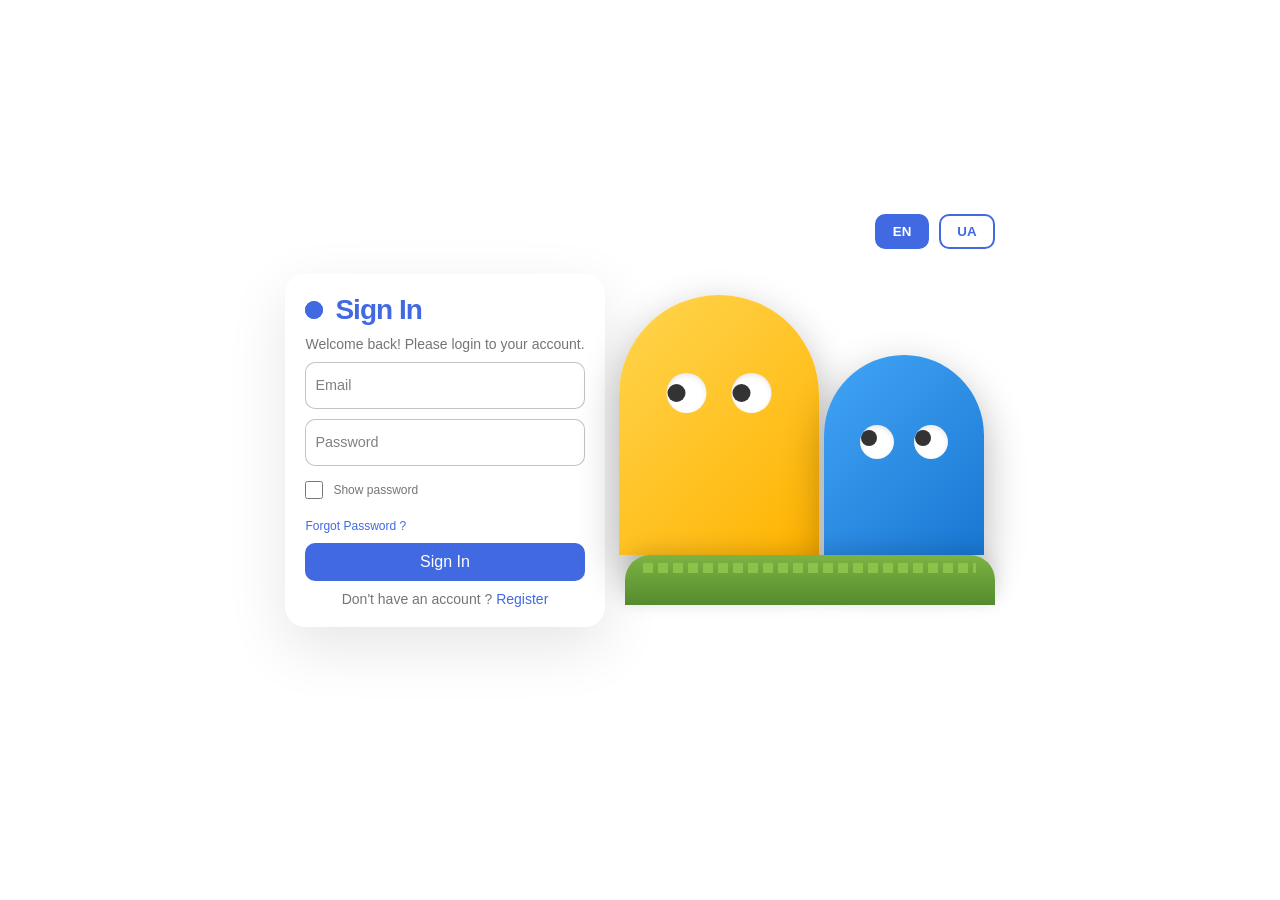
<file: register.html>
<!DOCTYPE html>
<html lang="en">
<head>
    <meta charset="UTF-8">
    <meta name="viewport" content="width=device-width, initial-scale=1.0">
    <title>Sign In / Register</title>
    <style>
        * {
            margin: 0;
            padding: 0;
            box-sizing: border-box;
        }

        body {
            font-family: 'Segoe UI', Tahoma, Geneva, Verdana, sans-serif;
            background: #ffffff;
            min-height: 100vh;
            display: flex;
            justify-content: center;
            align-items: center;
            padding: 20px;
        }

        .main-container {
            display: flex;
            gap: 20px;
            align-items: center;
            max-width: 1100px;
            position: relative;
        }

        .language-switcher {
            position: absolute;
            top: -60px;
            right: 0;
            display: flex;
            gap: 10px;
        }

        .lang-btn {
            padding: 8px 16px;
            border: 2px solid royalblue;
            background: white;
            color: royalblue;
            border-radius: 10px;
            cursor: pointer;
            font-weight: 600;
            transition: all 0.2s;
        }

        .lang-btn.active {
            background: royalblue;
            color: white;
        }

        .lang-btn:hover {
            transform: translateY(-2px);
        }

        .form-container {
            display: flex;
            flex-direction: column;
            gap: 10px;
            max-width: 350px;
            background-color: #fff;
            padding: 20px;
            border-radius: 20px;
            position: relative;
            box-shadow: 0 20px 60px rgba(0,0,0,0.1);
        }

        .form-container.hidden {
            display: none;
        }

        .title {
            font-size: 28px;
            color: royalblue;
            font-weight: 600;
            letter-spacing: -1px;
            position: relative;
            display: flex;
            align-items: center;
            padding-left: 30px;
        }

        .title::before, .title::after {
            position: absolute;
            content: "";
            height: 16px;
            width: 16px;
            border-radius: 50%;
            left: 0px;
            background-color: royalblue;
        }

        .title::before {
            width: 18px;
            height: 18px;
            background-color: royalblue;
        }

        .title::after {
            width: 18px;
            height: 18px;
            animation: pulse 1s linear infinite;
        }

        .message, .link-text {
            color: rgba(88, 87, 87, 0.822);
            font-size: 14px;
        }

        .link-text {
            text-align: center;
        }

        .link-text a {
            color: royalblue;
            text-decoration: none;
            cursor: pointer;
        }

        .link-text a:hover {
            text-decoration: underline royalblue;
        }

        .flex {
            display: flex;
            width: 100%;
            gap: 6px;
        }

        .form-container label {
            position: relative;
        }

        .form-container label .input {
            width: 100%;
            padding: 10px 10px 20px 10px;
            outline: 0;
            border: 1px solid rgba(105, 105, 105, 0.397);
            border-radius: 10px;
        }

        .form-container label .input + span {
            position: absolute;
            left: 10px;
            top: 15px;
            color: grey;
            font-size: 0.9em;
            cursor: text;
            transition: 0.3s ease;
            pointer-events: none;
        }

        .form-container label .input:placeholder-shown + span {
            top: 15px;
            font-size: 0.9em;
            opacity: 1;
        }

        .form-container label .input:not(:placeholder-shown) + span {
            opacity: 0;
            top: 15px;
        }

        .form-container label .input:focus + span {
            opacity: 0;
        }

        .form-container label .input:focus:placeholder-shown + span {
            top: 30px;
            font-size: 0.7em;
            font-weight: 600;
            opacity: 1;
        }

        .form-container label .input:valid:placeholder-shown + span {
            top: 30px;
            font-size: 0.7em;
            font-weight: 600;
            color: green;
            opacity: 1;
        }

        .form-container select.input {
            width: 100%;
            padding: 10px;
            outline: 0;
            border: 1px solid rgba(105, 105, 105, 0.397);
            border-radius: 10px;
            background: white;
            cursor: pointer;
            font-size: 14px;
        }

        .phone-wrapper {
            display: flex;
            gap: 5px;
            align-items: flex-end;
            position: relative;
        }

        .phone-wrapper label {
            position: relative;
        }

        .phone-wrapper select {
            flex: 0 0 25%;
        }

        .phone-wrapper input {
            flex: 1;
        }

        .submit {
            border: none;
            outline: none;
            background-color: royalblue;
            padding: 10px;
            border-radius: 10px;
            color: #fff;
            font-size: 16px;
            transition: .3s ease;
            cursor: pointer;
        }

        .submit:hover {
            background-color: rgb(56, 90, 194);
        }

        .checkbox-group {
            display: flex;
            align-items: center;
            gap: 10px;
            margin: 5px 0;
        }

        .checkbox-group input[type="checkbox"] {
            width: 18px;
            height: 18px;
            cursor: pointer;
        }

        .checkbox-group label {
            font-size: 12px;
            color: rgba(88, 87, 87, 0.822);
            cursor: pointer;
        }

        .forgot-link {
            font-size: 12px;
            color: royalblue;
            text-decoration: none;
            display: block;
            margin-top: 5px;
        }

        .forgot-link:hover {
            text-decoration: underline;
        }

        .error-message {
            color: #ff1493;
            font-size: 11px;
            margin-top: 5px;
            margin-left: 10px;
            display: none;
        }

        .error-message.show {
            display: block;
        }

        .thought-bubble {
            position: absolute;
            top: -80px;
            left: 50%;
            transform: translateX(-50%);
            background: white;
            border: 2px solid #ff1493;
            border-radius: 20px;
            padding: 10px 15px;
            font-size: 12px;
            color: #ff1493;
            font-weight: 600;
            opacity: 0;
            pointer-events: none;
            transition: opacity 0.3s ease;
            z-index: 100;
            white-space: nowrap;
            box-shadow: 0 5px 15px rgba(255, 20, 147, 0.3);
        }

        .thought-bubble::before {
            content: '';
            position: absolute;
            bottom: -10px;
            left: 20%;
            width: 15px;
            height: 15px;
            background: white;
            border: 2px solid #ff1493;
            border-top: none;
            border-left: none;
            border-radius: 50%;
            transform: rotate(45deg);
        }

        .thought-bubble::after {
            content: '';
            position: absolute;
            bottom: -20px;
            left: 15%;
            width: 10px;
            height: 10px;
            background: white;
            border: 2px solid #ff1493;
            border-top: none;
            border-left: none;
            border-radius: 50%;
        }

        .thought-bubble.show {
            opacity: 1;
            animation: shake 0.5s ease-in-out;
        }

        @keyframes shake {
            0%, 100% { transform: translateX(-50%) rotate(0deg); }
            25% { transform: translateX(-50%) rotate(-2deg); }
            75% { transform: translateX(-50%) rotate(2deg); }
        }

        @keyframes pulse {
            from {
                transform: scale(0.9);
                opacity: 1;
            }
            to {
                transform: scale(1.8);
                opacity: 0;
            }
        }

        .scene-wrapper {
            display: flex;
            flex-direction: column;
            align-items: center;
            position: relative;
        }

        .characters-wrapper {
            display: flex;
            flex-direction: column;
            align-items: center;
            gap: 0;
            position: relative;
            z-index: 2;
        }

        .characters {
            display: flex;
            flex-direction: row;
            gap: 5px;
            align-items: flex-end;
            position: relative;
        }

        .characters-container {
            position: relative;
        }

        .grass {
            width: 370px;
            height: 50px;
            background: linear-gradient(180deg, #7cb342 0%, #558b2f 100%);
            border-radius: 25px 25px 0 0;
            position: relative;
            box-shadow: 0 -5px 20px rgba(0,0,0,0.15);
        }

        .grass::before {
            content: '';
            position: absolute;
            top: 8px;
            left: 5%;
            right: 5%;
            height: 10px;
            background: repeating-linear-gradient(90deg, #8bc34a 0px, #8bc34a 10px, transparent 10px, transparent 15px);
        }

        .character {
            position: relative;
            box-shadow: 0 15px 40px rgba(0,0,0,0.3);
            transition: transform 0.5s ease, rotate 0.5s ease;
            transform-origin: center bottom;
        }

        .character.look-login {
            transform: translateX(-8px);
        }

        .character.look-password {
            transform: translateX(-8px);
        }

        .character.look-away {
            transform: rotateY(180deg) translateY(10px);
        }

        .character.writing {
            animation: writing 0.5s ease-in-out;
        }

        .character.erasing {
            animation: writing 0.3s ease-in-out;
        }

        @keyframes writing {
            0%, 100% { transform: translateX(-8px) rotate(0deg); }
            25% { transform: translateX(-8px) rotate(-2deg); }
            75% { transform: translateX(-8px) rotate(2deg); }
        }

        .character-1 {
            width: 200px;
            height: 260px;
            border-radius: 100px 100px 0 0;
            background: linear-gradient(135deg, #ffd54f 0%, #ffb300 100%);
        }

        .character-2 {
            width: 160px;
            height: 200px;
            border-radius: 80px 80px 0 0;
            background: linear-gradient(135deg, #42a5f5 0%, #1976d2 100%);
        }

        .eyes {
            position: absolute;
            left: 50%;
            transform: translateX(-50%);
            display: flex;
            gap: 20px;
            transition: all 0.5s ease;
        }

        .character-1 .eyes {
            top: 30%;
            gap: 25px;
        }

        .character-2 .eyes {
            top: 35%;
            gap: 20px;
        }

        .character.look-away .eyes {
            opacity: 0;
        }

        .eye {
            background: white;
            border-radius: 50%;
            position: relative;
            overflow: hidden;
            box-shadow: inset 0 2px 5px rgba(0,0,0,0.1);
        }

        .character-1 .eye {
            width: 40px;
            height: 40px;
        }

        .character-2 .eye {
            width: 34px;
            height: 34px;
        }

        .pupil {
            background: #333;
            border-radius: 50%;
            position: absolute;
            top: 50%;
            left: 50%;
            transform: translate(-50%, -50%);
            transition: all 0.5s ease;
        }

        .character-1 .pupil {
            width: 18px;
            height: 18px;
        }

        .character-2 .pupil {
            width: 16px;
            height: 16px;
        }

        .character-1.look-login .pupil {
            transform: translate(calc(-50% - 10px), -50%);
        }

        .character-1.look-password .pupil {
            transform: translate(calc(-50% - 7px), calc(-50% + 7px));
        }

        .character-1.look-firstname .pupil {
            transform: translate(calc(-50% - 8px), calc(-50% - 2px));
        }

        .character-1.look-lastname .pupil {
            transform: translate(calc(-50% - 9px), calc(-50% - 3px));
        }

        .character-1.look-country .pupil {
            transform: translate(calc(-50% - 7px), calc(-50% - 1.5px));
        }

        .character-1.look-phone .pupil {
            transform: translate(calc(-50% - 7px), calc(-50% + 1.5px));
        }

        .character-1.look-email .pupil {
            transform: translate(calc(-50% - 8px), calc(-50% + 2px));
        }

        .character-1.look-regpassword .pupil {
            transform: translate(calc(-50% - 9px), calc(-50% + 4px));
        }

        .character-1.look-confirmpass .pupil {
            transform: translate(calc(-50% - 10px), calc(-50% + 5px));
        }

        .character-2.look-login .pupil {
            transform: translate(calc(-50% - 8px), calc(-50% - 4px));
        }

        .character-2.look-password .pupil {
            transform: translate(calc(-50% - 8px), calc(-50% + 4px));
        }

        .character-2.look-firstname .pupil {
            transform: translate(calc(-50% - 8px), calc(-50% - 3px));
        }

        .character-2.look-lastname .pupil {
            transform: translate(calc(-50% - 9px), calc(-50% - 3.5px));
        }

        .character-2.look-country .pupil {
            transform: translate(calc(-50% - 7.5px), calc(-50% - 2px));
        }

        .character-2.look-phone .pupil {
            transform: translate(calc(-50% - 7px), calc(-50% - 0.5px));
        }

        .character-2.look-email .pupil {
            transform: translate(calc(-50% - 7px), calc(-50% + 1.5px));
        }

        .character-2.look-regpassword .pupil {
            transform: translate(calc(-50% - 8px), calc(-50% + 3px));
        }

        .character-2.look-confirmpass .pupil {
            transform: translate(calc(-50% - 9px), calc(-50% + 3.5px));
        }

        .notebook {
            position: absolute;
            top: 60%;
            left: 55%;
            transform: translate(-50%, -50%);
            width: 60px;
            height: 45px;
            background: white;
            border: 2px solid #333;
            border-radius: 3px;
            opacity: 0;
            transition: opacity 0.3s ease;
            z-index: 10;
        }

        .character.writing .notebook {
            opacity: 1;
        }

        .character.erasing .notebook {
            opacity: 1;
        }

        .notebook::before {
            content: '';
            position: absolute;
            top: 5px;
            left: 5px;
            right: 5px;
            height: 2px;
            background: repeating-linear-gradient(90deg, #aaa 0px, #aaa 8px, transparent 8px, transparent 10px);
        }

        .notebook::after {
            content: '';
            position: absolute;
            top: 12px;
            left: 5px;
            right: 5px;
            height: 2px;
            background: repeating-linear-gradient(90deg, #aaa 0px, #aaa 8px, transparent 8px, transparent 10px);
        }

        .notebook-line {
            position: absolute;
            top: 19px;
            left: 5px;
            right: 5px;
            height: 2px;
            background: repeating-linear-gradient(90deg, #aaa 0px, #aaa 8px, transparent 8px, transparent 10px);
        }

        .notebook-line2 {
            position: absolute;
            top: 26px;
            left: 5px;
            right: 5px;
            height: 2px;
            background: repeating-linear-gradient(90deg, #aaa 0px, #aaa 8px, transparent 8px, transparent 10px);
        }

        .pencil {
            position: absolute;
            top: 55%;
            left: 40%;
            width: 35px;
            height: 5px;
            background: linear-gradient(90deg, #ffd700 0%, #ffd700 70%, #ff6347 70%, #ff6347 100%);
            transform: rotate(-45deg);
            transform-origin: right center;
            opacity: 0;
            transition: opacity 0.3s ease;
            z-index: 11;
        }

        .character.writing .pencil {
            opacity: 1;
            animation: pencilWrite 0.5s ease-in-out infinite;
        }

        @keyframes pencilWrite {
            0%, 100% { transform: rotate(-45deg) translate(0, 0); }
            50% { transform: rotate(-48deg) translate(-2px, 2px); }
        }

        .eraser {
            position: absolute;
            top: 55%;
            left: 40%;
            width: 20px;
            height: 12px;
            background: linear-gradient(135deg, #ff69b4 0%, #ff1493 100%);
            border-radius: 2px;
            transform: rotate(-45deg);
            transform-origin: center;
            opacity: 0;
            transition: opacity 0.3s ease;
            z-index: 11;
        }

        .character.erasing .eraser {
            opacity: 1;
            animation: eraserErase 0.3s ease-in-out infinite;
        }

        @keyframes eraserErase {
            0%, 100% { transform: rotate(-45deg) translate(0, 0); }
            50% { transform: rotate(-42deg) translate(-3px, 3px); }
        }

        @media (max-width: 768px) {
            .main-container {
                flex-direction: column-reverse;
                gap: 30px;
            }
        }
    </style>
</head>
<body>
    <div class="main-container">
        <div class="language-switcher">
            <button class="lang-btn active" data-lang="en">EN</button>
            <button class="lang-btn" data-lang="uk">UA</button>
        </div>

        <form class="form-container" id="signinContainer">
            <p class="title" data-translate="titleSignin">Sign In</p>
            <p class="message" data-translate="messageSignin">Welcome back! Please login to your account.</p>

            <label>
                <input required placeholder="" type="email" class="input" id="signinEmail">
                <span>Email</span>
            </label>

            <label>
                <input required placeholder="" type="password" class="input" id="signinPassword">
                <span data-translate="password">Password</span>
            </label>

            <div class="checkbox-group">
                <input type="checkbox" id="showPassword">
                <label for="showPassword" data-translate="showPassword">Show password</label>
            </div>

            <a href="#" class="forgot-link" data-translate="forgotPassword">Forgot Password ?</a>

            <button type="submit" class="submit" data-translate="signIn">Sign In</button>
            <p class="link-text"><span data-translate="noAccount">Don't have an account ?</span> <a id="goToRegisterBtn" data-translate="register">Register</a></p>
        </form>

        <form class="form-container hidden" id="registerContainer">
            <p class="title" data-translate="titleRegister">Register</p>
            <p class="message" data-translate="messageRegister">Signup now and get full access to our app.</p>

            <div class="flex">
                <label>
                    <input required placeholder="" type="text" class="input" id="firstname">
                    <span data-translate="firstname">Firstname</span>
                </label>
                <label>
                    <input required placeholder="" type="text" class="input" id="lastname">
                    <span data-translate="lastname">Lastname</span>
                </label>
            </div>

            <label>
                <select required class="input" id="country">
                    <option value="" data-translate-option="selectCountry">Select country</option>
                    <option value="UA" data-translate-option="countryUA">🇺🇦 Ukraine</option>
                    <option value="PL" data-translate-option="countryPL">🇵🇱 Poland</option>
                    <option value="DE" data-translate-option="countryDE">🇩🇪 Germany</option>
                    <option value="FR" data-translate-option="countryFR">🇫🇷 France</option>
                    <option value="IT" data-translate-option="countryIT">🇮🇹 Italy</option>
                    <option value="ES" data-translate-option="countryES">🇪🇸 Spain</option>
                    <option value="GB" data-translate-option="countryGB">🇬🇧 United Kingdom</option>
                    <option value="NL" data-translate-option="countryNL">🇳🇱 Netherlands</option>
                    <option value="BE" data-translate-option="countryBE">🇧🇪 Belgium</option>
                    <option value="AT" data-translate-option="countryAT">🇦🇹 Austria</option>
                    <option value="CH" data-translate-option="countryCH">🇨🇭 Switzerland</option>
                    <option value="SE" data-translate-option="countrySE">🇸🇪 Sweden</option>
                    <option value="NO" data-translate-option="countryNO">🇳🇴 Norway</option>
                    <option value="DK" data-translate-option="countryDK">🇩🇰 Denmark</option>
                    <option value="FI" data-translate-option="countryFI">🇫🇮 Finland</option>
                    <option value="PT" data-translate-option="countryPT">🇵🇹 Portugal</option>
                    <option value="GR" data-translate-option="countryGR">🇬🇷 Greece</option>
                    <option value="CZ" data-translate-option="countryCZ">🇨🇿 Czech Republic</option>
                    <option value="RO" data-translate-option="countryRO">🇷🇴 Romania</option>
                    <option value="HU" data-translate-option="countryHU">🇭🇺 Hungary</option>
                </select>
            </label>

            <div class="phone-wrapper">
                <label style="flex: 0 0 25%; margin: 0;">
                    <select class="input" id="phoneCountry" style="padding: 10px;">
                        <option value="">🌍</option>
                        <option value="UA" data-code="+380" data-short="🇺🇦 UA">🇺🇦 UA +380</option>
                        <option value="PL" data-code="+48" data-short="🇵🇱 PL">🇵🇱 PL +48</option>
                        <option value="DE" data-code="+49" data-short="🇩🇪 DE">🇩🇪 DE +49</option>
                        <option value="FR" data-code="+33" data-short="🇫🇷 FR">🇫🇷 FR +33</option>
                        <option value="IT" data-code="+39" data-short="🇮🇹 IT">🇮🇹 IT +39</option>
                        <option value="ES" data-code="+34" data-short="🇪🇸 ES">🇪🇸 ES +34</option>
                        <option value="GB" data-code="+44" data-short="🇬🇧 GB">🇬🇧 GB +44</option>
                        <option value="NL" data-code="+31" data-short="🇳🇱 NL">🇳🇱 NL +31</option>
                        <option value="BE" data-code="+32" data-short="🇧🇪 BE">🇧🇪 BE +32</option>
                        <option value="AT" data-code="+43" data-short="🇦🇹 AT">🇦🇹 AT +43</option>
                        <option value="CH" data-code="+41" data-short="🇨🇭 CH">🇨🇭 CH +41</option>
                        <option value="SE" data-code="+46" data-short="🇸🇪 SE">🇸🇪 SE +46</option>
                        <option value="NO" data-code="+47" data-short="🇳🇴 NO">🇳🇴 NO +47</option>
                        <option value="DK" data-code="+45" data-short="🇩🇰 DK">🇩🇰 DK +45</option>
                        <option value="FI" data-code="+358" data-short="🇫🇮 FI">🇫🇮 FI +358</option>
                        <option value="PT" data-code="+351" data-short="🇵🇹 PT">🇵🇹 PT +351</option>
                        <option value="GR" data-code="+30" data-short="🇬🇷 GR">🇬🇷 GR +30</option>
                        <option value="CZ" data-code="+420" data-short="🇨🇿 CZ">🇨🇿 CZ +420</option>
                        <option value="RO" data-code="+40" data-short="🇷🇴 RO">🇷🇴 RO +40</option>
                        <option value="HU" data-code="+36" data-short="🇭🇺 HU">🇭🇺 HU +36</option>
                    </select>
                </label>
                <label style="flex: 1; margin: 0;">
                    <input required placeholder="" type="tel" class="input" id="phone" style="padding: 10px 10px 20px 10px;">
                    <span data-translate="phone">Phone</span>
                </label>
            </div>
            <div class="error-message" id="phoneError"></div>

            <label>
                <input required placeholder="" type="email" class="input" id="registerEmail">
                <span>Email</span>
            </label>
            <div class="error-message" id="emailError"></div>

            <label>
                <input required placeholder="" type="password" class="input" id="registerPassword">
                <span data-translate="passwordRegister">Password</span>
            </label>
            <div class="error-message" id="passwordError"></div>

            <label>
                <input required placeholder="" type="password" class="input" id="confirmPassword">
                <span data-translate="confirmPassword">Confirm password</span>
            </label>
            <div class="error-message" id="confirmPasswordError"></div>

            <button type="submit" class="submit" data-translate="submit">Submit</button>
            <p class="link-text"><span data-translate="haveAccount">Already have an account ?</span> <a id="goToSigninBtn" data-translate="signin">Signin</a></p>
        </form>

        <div class="scene-wrapper">
            <div class="characters-wrapper">
                <div class="characters-container">
                    <div class="thought-bubble" id="thoughtBubble"></div>
                    <div class="characters">
                        <div class="character character-1 look-login" id="char1">
                            <div class="eyes">
                                <div class="eye"><div class="pupil"></div></div>
                                <div class="eye"><div class="pupil"></div></div>
                            </div>
                            <div class="notebook">
                                <div class="notebook-line"></div>
                                <div class="notebook-line2"></div>
                            </div>
                            <div class="pencil"></div>
                            <div class="eraser"></div>
                        </div>
                        <div class="character character-2 look-login" id="char2">
                            <div class="eyes">
                                <div class="eye"><div class="pupil"></div></div>
                                <div class="eye"><div class="pupil"></div></div>
                            </div>
                            <div class="notebook">
                                <div class="notebook-line"></div>
                                <div class="notebook-line2"></div>
                            </div>
                            <div class="pencil"></div>
                            <div class="eraser"></div>
                        </div>
                    </div>
                </div>
                <div class="grass"></div>
            </div>
        </div>
    </div>

    <script>
        const signinContainer = document.getElementById('signinContainer');
        const registerContainer = document.getElementById('registerContainer');
        const goToRegisterBtn = document.getElementById('goToRegisterBtn');
        const goToSigninBtn = document.getElementById('goToSigninBtn');

        const signinEmail = document.getElementById('signinEmail');
        const signinPassword = document.getElementById('signinPassword');
        const showPasswordCheckbox = document.getElementById('showPassword');

        const countrySelect = document.getElementById('country');
        const phoneCountrySelect = document.getElementById('phoneCountry');
        const phoneInput = document.getElementById('phone');

        const registerInputs = {
            firstname: document.getElementById('firstname'),
            lastname: document.getElementById('lastname'),
            country: countrySelect,
            phoneCountry: phoneCountrySelect,
            phone: phoneInput,
            email: document.getElementById('registerEmail'),
            password: document.getElementById('registerPassword'),
            confirmPassword: document.getElementById('confirmPassword')
        };

        const char1 = document.getElementById('char1');
        const char2 = document.getElementById('char2');
        const thoughtBubble = document.getElementById('thoughtBubble');

        let currentLang = 'en';
        let currentPage = 'signin';
        let typingTimeout = null;
        let lastInputLength = {};
        let thoughtTimeout = null;

        const phoneCodes = {
            'UA': '+380', 'PL': '+48', 'DE': '+49', 'FR': '+33', 'IT': '+39',
            'ES': '+34', 'GB': '+44', 'NL': '+31', 'BE': '+32', 'AT': '+43',
            'CH': '+41', 'SE': '+46', 'NO': '+47', 'DK': '+45', 'FI': '+358',
            'PT': '+351', 'GR': '+30', 'CZ': '+420', 'RO': '+40', 'HU': '+36'
        };

        const translations = {
            en: {
                titleSignin: 'Sign In',
                messageSignin: 'Welcome back! Please login to your account.',
                password: 'Password',
                showPassword: 'Show password',
                forgotPassword: 'Forgot Password ?',
                signIn: 'Sign In',
                noAccount: 'Don\'t have an account ?',
                register: 'Register',
                titleRegister: 'Register',
                messageRegister: 'Signup now and get full access to our app.',
                firstname: 'Firstname',
                lastname: 'Lastname',
                country: 'Country of residence',
                phone: 'Phone',
                passwordRegister: 'Password',
                confirmPassword: 'Confirm password',
                submit: 'Submit',
                haveAccount: 'Already have an account ?',
                signin: 'Signin',
                selectCountry: 'Select country',
                countryUA: '🇺🇦 Ukraine',
                countryPL: '🇵🇱 Poland',
                countryDE: '🇩🇪 Germany',
                countryFR: '🇫🇷 France',
                countryIT: '🇮🇹 Italy',
                countryES: '🇪🇸 Spain',
                countryGB: '🇬🇧 United Kingdom',
                countryNL: '🇳🇱 Netherlands',
                countryBE: '🇧🇪 Belgium',
                countryAT: '🇦🇹 Austria',
                countryCH: '🇨🇭 Switzerland',
                countrySE: '🇸🇪 Sweden',
                countryNO: '🇳🇴 Norway',
                countryDK: '🇩🇰 Denmark',
                countryFI: '🇫🇮 Finland',
                countryPT: '🇵🇹 Portugal',
                countryGR: '🇬🇷 Greece',
                countryCZ: '🇨🇿 Czech Republic',
                countryRO: '🇷🇴 Romania',
                countryHU: '🇭🇺 Hungary',
                errorEmail: 'Please enter a valid email address',
                errorPhone: 'Please enter a valid phone number',
                errorPasswordMatch: 'Passwords do not match',
                errorPhoneCode: 'Phone number does not match selected country code'
            },
            uk: {
                titleSignin: 'Увійти',
                messageSignin: 'Ласкаво просимо! Будь ласка, увійдіть у свій обліковий запис.',
                password: 'Пароль',
                showPassword: 'Показати пароль',
                forgotPassword: 'Забули пароль ?',
                signIn: 'Увійти',
                noAccount: 'Немає облікового запису ?',
                register: 'Реєстрація',
                titleRegister: 'Реєстрація',
                messageRegister: 'Зареєструйтеся зараз і отримайте повний доступ до нашого додатку.',
                firstname: 'Ім\'я',
                lastname: 'Прізвище',
                country: 'Країна проживання',
                phone: 'Телефон',
                passwordRegister: 'Пароль',
                confirmPassword: 'Підтвердіть пароль',
                submit: 'Відправити',
                haveAccount: 'Вже є акаунт ?',
                signin: 'Увійти',
                selectCountry: 'Оберіть країну',
                countryUA: '🇺🇦 Україна',
                countryPL: '🇵🇱 Польща',
                countryDE: '🇩🇪 Німеччина',
                countryFR: '🇫🇷 Франція',
                countryIT: '🇮🇹 Італія',
                countryES: '🇪🇸 Іспанія',
                countryGB: '🇬🇧 Великобританія',
                countryNL: '🇳🇱 Нідерланди',
                countryBE: '🇧🇪 Бельгія',
                countryAT: '🇦🇹 Австрія',
                countryCH: '🇨🇭 Швейцарія',
                countrySE: '🇸🇪 Швеція',
                countryNO: '🇳🇴 Норвегія',
                countryDK: '🇩🇰 Данія',
                countryFI: '🇫🇮 Фінляндія',
                countryPT: '🇵🇹 Португалія',
                countryGR: '🇬🇷 Греція',
                countryCZ: '🇨🇿 Чехія',
                countryRO: '🇷🇴 Румунія',
                countryHU: '🇭🇺 Угорщина',
                errorEmail: 'Будь ласка, введіть правильну email адресу',
                errorPhone: 'Будь ласка, введіть правильний номер телефону',
                errorPasswordMatch: 'Паролі не співпадають',
                errorPhoneCode: 'Номер телефону не відповідає вибраному коду країни'
            }
        };

        function changeLook(lookClass) {
            char1.className = 'character character-1 ' + lookClass;
            char2.className = 'character character-2 ' + lookClass;
        }

        function addAction(action) {
            if (currentPage !== 'register') return;
            char1.classList.add(action);
            char2.classList.add(action);
        }

        function removeActions() {
            char1.classList.remove('writing', 'erasing');
            char2.classList.remove('writing', 'erasing');
        }

        function showThought(message) {
            thoughtBubble.textContent = message;
            thoughtBubble.classList.add('show');
            clearTimeout(thoughtTimeout);
            thoughtTimeout = setTimeout(() => {
                thoughtBubble.classList.remove('show');
            }, 3000);
        }

        function hideThought() {
            thoughtBubble.classList.remove('show');
        }

        function handleInput(inputId, newLength) {
            const oldLength = lastInputLength[inputId] || 0;
            if (newLength < oldLength) {
                addAction('erasing');
                clearTimeout(typingTimeout);
                typingTimeout = setTimeout(removeActions, 300);
            } else if (newLength > oldLength) {
                addAction('writing');
                clearTimeout(typingTimeout);
                typingTimeout = setTimeout(removeActions, 500);
            }
            lastInputLength[inputId] = newLength;
        }

        signinEmail.addEventListener('focus', () => {
            if (!showPasswordCheckbox.checked) {
                changeLook('look-login');
            }
        });

        signinPassword.addEventListener('focus', () => {
            if (showPasswordCheckbox.checked) {
                changeLook('look-away');
            } else {
                changeLook('look-password');
            }
        });

        showPasswordCheckbox.addEventListener('change', (e) => {
            signinPassword.type = e.target.checked ? 'text' : 'password';
            changeLook(e.target.checked ? 'look-away' : 'look-password');
        });

        registerInputs.firstname.addEventListener('focus', () => changeLook('look-firstname'));
        registerInputs.firstname.addEventListener('input', (e) => handleInput('firstname', e.target.value.length));

        registerInputs.lastname.addEventListener('focus', () => changeLook('look-lastname'));
        registerInputs.lastname.addEventListener('input', (e) => handleInput('lastname', e.target.value.length));

        registerInputs.country.addEventListener('focus', () => changeLook('look-country'));
        registerInputs.country.addEventListener('change', () => {
            if (currentPage === 'register') {
                addAction('writing');
                clearTimeout(typingTimeout);
                typingTimeout = setTimeout(removeActions, 500);
            }
        });

        phoneCountrySelect.addEventListener('focus', () => changeLook('look-phone'));
        phoneCountrySelect.addEventListener('change', () => {
            const selectedCountry = phoneCountrySelect.value;
            if (selectedCountry) {
                const selectedOption = phoneCountrySelect.options[phoneCountrySelect.selectedIndex];
                const shortText = selectedOption.getAttribute('data-short');
                const tempOption = document.createElement('option');
                tempOption.value = selectedCountry;
                tempOption.textContent = shortText;
                tempOption.selected = true;
                tempOption.style.display = 'none';
                const oldTemp = phoneCountrySelect.querySelector('option[style*="display: none"]');
                if (oldTemp) oldTemp.remove();
                phoneCountrySelect.insertBefore(tempOption, phoneCountrySelect.firstChild);

                const newCode = phoneCodes[selectedCountry];
                if (phoneInput.value) {
                    let phoneNumber = phoneInput.value.replace(/\D/g, '');
                    for (let country in phoneCodes) {
                        const code = phoneCodes[country].replace('+', '');
                        if (phoneNumber.startsWith(code)) {
                            phoneNumber = phoneNumber.substring(code.length);
                            break;
                        }
                    }
                    phoneInput.value = newCode + phoneNumber;
                } else {
                    phoneInput.value = newCode;
                }
                phoneInput.focus();
            }
            if (currentPage === 'register') {
                addAction('writing');
                clearTimeout(typingTimeout);
                typingTimeout = setTimeout(removeActions, 500);
            }
        });

        phoneInput.addEventListener('focus', () => changeLook('look-phone'));
        phoneInput.addEventListener('input', (e) => {
            let value = e.target.value;

            if (!value || value.trim() === '') {
                phoneCountrySelect.value = '';
                const oldTemp = phoneCountrySelect.querySelector('option[style*="display: none"]');
                if (oldTemp) oldTemp.remove();
                handleInput('phone', 0);
                return;
            }

            if (!value.startsWith('+')) {
                value = '+' + value.replace(/\D/g, '');
                e.target.value = value;
            }

            const numbers = value.replace(/\D/g, '');

            if (numbers.length === 0) {
                phoneCountrySelect.value = '';
                const oldTemp = phoneCountrySelect.querySelector('option[style*="display: none"]');
                if (oldTemp) oldTemp.remove();
                handleInput('phone', 0);
                return;
            }

            let detectedCountry = null;
            for (let country in phoneCodes) {
                const code = phoneCodes[country].replace('+', '');
                if (numbers.startsWith(code)) {
                    detectedCountry = country;
                    break;
                }
            }

            if (detectedCountry && phoneCountrySelect.value !== detectedCountry) {
                phoneCountrySelect.value = detectedCountry;
                const selectedOption = phoneCountrySelect.options[phoneCountrySelect.selectedIndex];
                const shortText = selectedOption.getAttribute('data-short');
                const tempOption = document.createElement('option');
                tempOption.value = detectedCountry;
                tempOption.textContent = shortText;
                tempOption.selected = true;
                tempOption.style.display = 'none';
                const oldTemp = phoneCountrySelect.querySelector('option[style*="display: none"]');
                if (oldTemp) oldTemp.remove();
                phoneCountrySelect.insertBefore(tempOption, phoneCountrySelect.firstChild);
            } else if (!detectedCountry && numbers.length > 0) {
                phoneCountrySelect.value = '';
                const oldTemp = phoneCountrySelect.querySelector('option[style*="display: none"]');
                if (oldTemp) oldTemp.remove();
            }

            handleInput('phone', value.length);
        });

        registerInputs.email.addEventListener('focus', () => changeLook('look-email'));
        registerInputs.email.addEventListener('input', (e) => handleInput('email', e.target.value.length));
        registerInputs.email.addEventListener('blur', () => {
            const emailError = document.getElementById('emailError');
            const emailRegex = /^[^\s@]+@[^\s@]+\.[^\s@]+$/;
            if (registerInputs.email.value && !emailRegex.test(registerInputs.email.value)) {
                emailError.textContent = translations[currentLang].errorEmail;
                emailError.classList.add('show');
                showThought(translations[currentLang].errorEmail);
            } else {
                emailError.classList.remove('show');
                hideThought();
            }
        });

        registerInputs.password.addEventListener('focus', () => changeLook('look-regpassword'));
        registerInputs.password.addEventListener('input', (e) => handleInput('password', e.target.value.length));

        registerInputs.confirmPassword.addEventListener('focus', () => changeLook('look-confirmpass'));
        registerInputs.confirmPassword.addEventListener('input', (e) => handleInput('confirmPassword', e.target.value.length));
        registerInputs.confirmPassword.addEventListener('blur', () => {
            const confirmError = document.getElementById('confirmPasswordError');
            if (registerInputs.confirmPassword.value && registerInputs.password.value !== registerInputs.confirmPassword.value) {
                confirmError.textContent = translations[currentLang].errorPasswordMatch;
                confirmError.classList.add('show');
                showThought(translations[currentLang].errorPasswordMatch);
            } else {
                confirmError.classList.remove('show');
                hideThought();
            }
        });

        registerInputs.phone.addEventListener('blur', () => {
            const phoneError = document.getElementById('phoneError');
            const phoneCountry = registerInputs.phoneCountry.value;
            const phone = registerInputs.phone.value.trim();

            phoneError.classList.remove('show');
            hideThought();

            if (!phone) return;

            if (!phone.startsWith('+')) {
                phoneError.textContent = translations[currentLang].errorPhone;
                phoneError.classList.add('show');
                showThought(translations[currentLang].errorPhone);
                return;
            }

            const phoneDigits = phone.replace(/\D/g, '');

            if (phoneDigits.length === 0) {
                phoneError.textContent = translations[currentLang].errorPhone;
                phoneError.classList.add('show');
                showThought(translations[currentLang].errorPhone);
                return;
            }

            if (!phoneCountry) {
                phoneError.textContent = translations[currentLang].errorPhone;
                phoneError.classList.add('show');
                showThought(translations[currentLang].errorPhone);
                return;
            }

            const countryCode = phoneCodes[phoneCountry].replace('+', '');
            const expectedMinLength = countryCode.length + 7;
            const expectedMaxLength = countryCode.length + 15;

            if (phoneDigits.length < expectedMinLength || phoneDigits.length > expectedMaxLength || !phoneDigits.startsWith(countryCode)) {
                phoneError.textContent = translations[currentLang].errorPhone;
                phoneError.classList.add('show');
                showThought(translations[currentLang].errorPhone);
            }
        });

        function switchLanguage(lang) {
            currentLang = lang;
            document.querySelectorAll('[data-translate]').forEach(el => {
                const key = el.getAttribute('data-translate');
                if (translations[lang][key]) {
                    el.textContent = translations[lang][key];
                }
            });
            document.querySelectorAll('[data-translate-option]').forEach(el => {
                const key = el.getAttribute('data-translate-option');
                if (translations[lang][key]) {
                    el.textContent = translations[lang][key];
                }
            });
            document.querySelectorAll('.lang-btn').forEach(btn => {
                btn.classList.toggle('active', btn.getAttribute('data-lang') === lang);
            });
        }

        document.querySelectorAll('.lang-btn').forEach(btn => {
            btn.addEventListener('click', () => {
                switchLanguage(btn.getAttribute('data-lang'));
            });
        });

        goToRegisterBtn.addEventListener('click', (e) => {
            e.preventDefault();
            currentPage = 'register';
            signinContainer.classList.add('hidden');
            registerContainer.classList.remove('hidden');
            changeLook('look-firstname');
            removeActions();
            lastInputLength = {};
        });

        goToSigninBtn.addEventListener('click', (e) => {
            e.preventDefault();
            currentPage = 'signin';
            registerContainer.classList.add('hidden');
            signinContainer.classList.remove('hidden');
            changeLook('look-login');
            removeActions();
        });

        document.getElementById('signinContainer').addEventListener('submit', (e) => {
            e.preventDefault();
            const fakeError = currentLang === 'en' ? 'Invalid credentials!' : 'Невірні дані!';
            if (Math.random() > 0.5) {
                showThought(fakeError);
            } else {
                alert(currentLang === 'en' ? 'Sign in complete!' : 'Вхід виконано!');
            }
        });

        document.getElementById('registerContainer').addEventListener('submit', (e) => {
            e.preventDefault();
            document.querySelectorAll('.error-message').forEach(el => el.classList.remove('show'));
            hideThought();

            const firstName = registerInputs.firstname.value.trim();
            const lastName = registerInputs.lastname.value.trim();
            const country = registerInputs.country.value;
            const phoneCountry = registerInputs.phoneCountry.value;
            const phone = registerInputs.phone.value.trim();
            const email = registerInputs.email.value.trim();
            const password = registerInputs.password.value;
            const confirmPassword = registerInputs.confirmPassword.value;

            if (!firstName || !lastName || !country || !phoneCountry || !phone || !email || !password || !confirmPassword) {
                const msg = currentLang === 'en' ? 'Please fill in all fields!' : 'Будь ласка, заповніть всі поля!';
                showThought(msg);
                return;
            }

            if (!phone.startsWith('+')) {
                document.getElementById('phoneError').textContent = translations[currentLang].errorPhone;
                document.getElementById('phoneError').classList.add('show');
                showThought(translations[currentLang].errorPhone);
                return;
            }

            const emailRegex = /^[^\s@]+@[^\s@]+\.[^\s@]+$/;
            if (!emailRegex.test(email)) {
                document.getElementById('emailError').textContent = translations[currentLang].errorEmail;
                document.getElementById('emailError').classList.add('show');
                showThought(translations[currentLang].errorEmail);
                return;
            }

            if (password !== confirmPassword) {
                document.getElementById('confirmPasswordError').textContent = translations[currentLang].errorPasswordMatch;
                document.getElementById('confirmPasswordError').classList.add('show');
                showThought(translations[currentLang].errorPasswordMatch);
                return;
            }

            const phoneDigits = phone.replace(/\D/g, '');
            const countryCode = phoneCodes[phoneCountry].replace('+', '');
            const expectedMinLength = countryCode.length + 7;
            const expectedMaxLength = countryCode.length + 15;

            if (phoneDigits.length < expectedMinLength || phoneDigits.length > expectedMaxLength) {
                document.getElementById('phoneError').textContent = translations[currentLang].errorPhone;
                document.getElementById('phoneError').classList.add('show');
                showThought(translations[currentLang].errorPhone);
                return;
            }

            if (!phoneDigits.startsWith(countryCode)) {
                document.getElementById('phoneError').textContent = translations[currentLang].errorPhoneCode;
                document.getElementById('phoneError').classList.add('show');
                showThought(translations[currentLang].errorPhoneCode);
                return;
            }

            alert(currentLang === 'en' ? 'Registration complete!' : 'Реєстрація завершена!');
        });

        changeLook('look-login');
    </script>
</body>
</html>
</file>
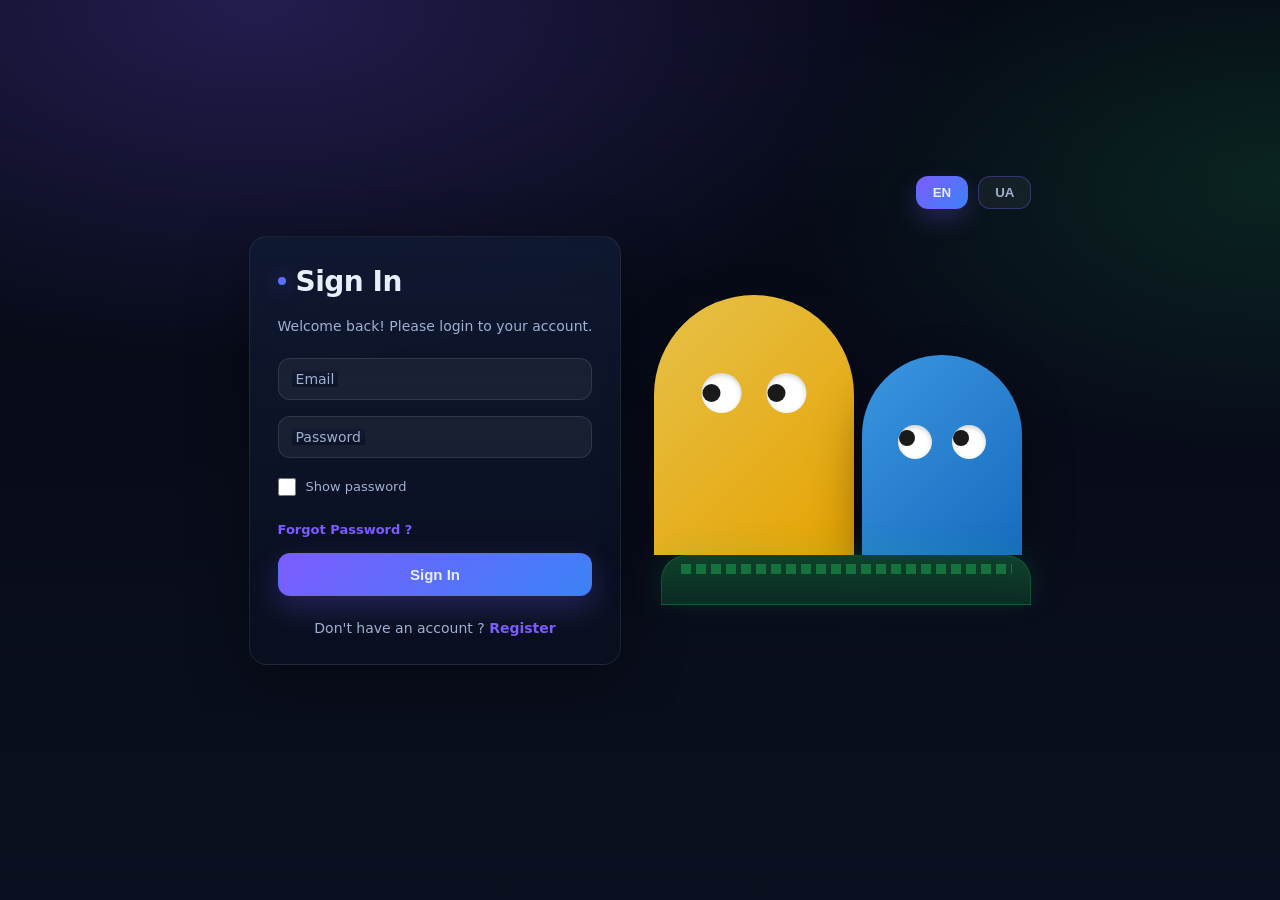
<file: front/ai.html>
<!doctype html>
<html lang="uk">
<head>
  <meta charset="utf-8"/>
  <meta name="viewport" content="width=device-width,initial-scale=1"/>
  <title>AI-аналіз • CryptoTaro</title>
  <link rel="stylesheet" href="assets/app.css"/>
  
</head>
<body>
  <div id="app"></div>

  <script src="assets/i18n.js"></script>
  <script src="assets/ui.js"></script>
  <script src="assets/api.js"></script>
  <script src="assets/auth.js"></script>
  <script src="assets/layout.js"></script>

  <script>
    if(!AUTH.requireAuth()){}
    mountLayout({pageTitle: "AI-аналіз", pageSubtitle: "Короткий розбір монети через Gemini або OpenAI." });
    AUTH.syncProfilePill();
  </script>

  
<script>
(function(){
  const page = document.getElementById("page");
  page.innerHTML = `
    <div class="grid">
      <div class="card col-12">
        <div class="row" style="justify-content:space-between; align-items:flex-end">
          <div class="row" style="gap:12px">
            <div style="min-width:240px">
              <label data-i18n="symbol"></label>
              <input class="input" id="sym" placeholder="BTC" value="BTC"/>
            </div>
            <div style="min-width:220px">
              <label data-i18n="provider"></label>
              <select class="input" id="provider">
                <option value="gemini" data-i18n="gemini"></option>
                <option value="openai" data-i18n="openai"></option>
              </select>
            </div>
            <div style="min-width:160px">
              <label data-i18n="language"></label>
              <select class="input" id="lang">
                <option value="uk">uk</option>
                <option value="en">en</option>
              </select>
            </div>
          </div>
          <div class="row">
            <button class="btn primary" id="run">✨ <span data-i18n="runAnalysis"></span></button>
          </div>
        </div>
      </div>

      <div class="card col-12">
        <h3 data-i18n="analysisResult"></h3>
        <div class="muted" style="font-size:12px" id="meta">—</div>
        <div class="hr"></div>
        <div id="out" style="white-space:pre-wrap; line-height:1.6">—</div>
      </div>
    </div>
  `;
  I18N.apply();

  const sym = document.getElementById("sym");
  const provider = document.getElementById("provider");
  const lang = document.getElementById("lang");
  const out = document.getElementById("out");
  const meta = document.getElementById("meta");

  lang.value = I18N.getLang();

  function normalizeSymbol(s){ return String(s||"").trim().toUpperCase(); }

  async function run(){
    const s = normalizeSymbol(sym.value || "BTC");
    sym.value = s;
    out.textContent = "…";
    meta.textContent = "…";
    try{
      const l = lang.value || "uk";
      const p = provider.value;
      const res = p === "openai" ? await API.openaiCoin(s, l) : await API.aiCoin(s, l);
      meta.textContent = `symbol: ${res.symbol} • fetched_now: ${res.fetched_now} • age: ${res.data_age_seconds}s • ${res.timestamp}`;
      out.textContent = res.analysis || "—";
    }catch(err){
      out.textContent = "—";
      UI.toast(I18N.t("apiError"), err.message || String(err));
    }
  }

  document.getElementById("run").onclick = run;
  sym.addEventListener("keydown",(e)=>{ if(e.key==="Enter"){ e.preventDefault(); run(); }});
})();
</script>

</body>
</html>
</file>
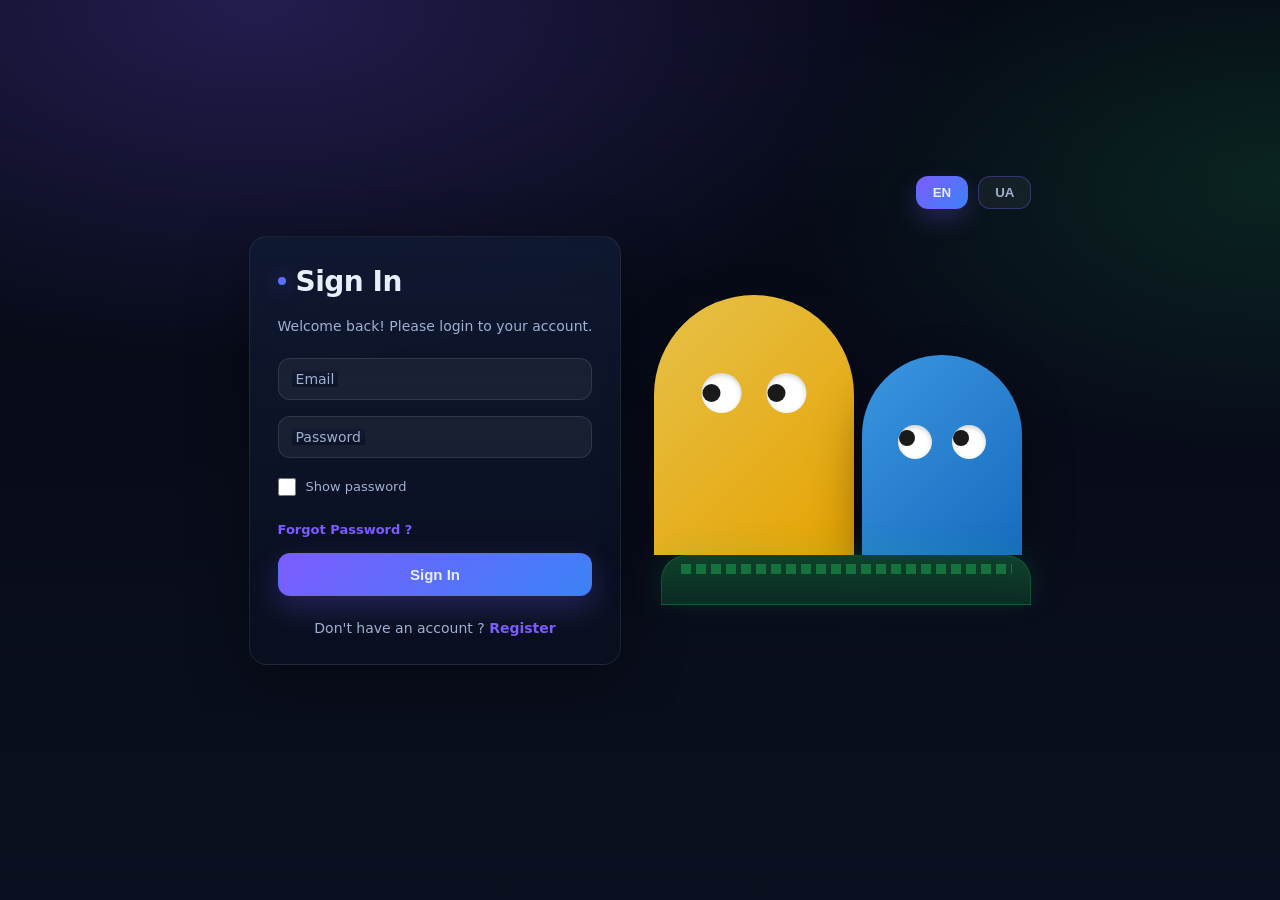
<file: front/calculator.html>
<!doctype html>
<html lang="uk">
<head>
  <meta charset="utf-8"/>
  <meta name="viewport" content="width=device-width,initial-scale=1"/>
  <title>Calculator · CryptoTaro</title>
  <link rel="stylesheet" href="assets/app.css"/>
</head>
<body>
  <div id="app"></div>

  <script src="assets/i18n.js"></script>
  <script src="assets/ui.js"></script>
  <script src="assets/api.js"></script>
  <script src="assets/auth.js"></script>
  <script src="assets/layout.js"></script>

  <script>
    if(!AUTH.requireAuth()){}
    mountLayout({pageTitle: I18N.t("calcTitle"), pageSubtitle: I18N.t("calcSubtitle")});
    AUTH.syncProfilePill();
  </script>

  <script>
  (function(){
    const page = document.getElementById("page");
    page.innerHTML = `
      <div class="grid">
        <div class="card col-12">
          <div class="row" style="justify-content:space-between; align-items:flex-end; gap:12px; flex-wrap:wrap">
            <div style="min-width:220px">
              <label data-i18n="symbol"></label>
              <input class="input" id="calc_sym" placeholder="BTC" value="BTC"/>
            </div>
            <div style="min-width:220px">
              <label data-i18n="amount"></label>
              <input class="input" id="calc_amount" type="number" step="any" placeholder="1.5" value="1"/>
            </div>
            <div class="row" style="gap:8px">
              <button class="btn primary" id="calc_run">⚡ <span data-i18n="runCalc"></span></button>
            </div>
          </div>
          <div class="hr" style="margin:14px 0"></div>
          <div class="muted" style="font-size:12px" data-i18n="calcHint"></div>
        </div>

        <div class="card col-12">
          <h3 data-i18n="calcResult"></h3>
          <div class="row" style="gap:12px; flex-wrap:wrap">
            <div class="kpi-block">
              <div class="kpi-label" data-i18n="calcPrice"></div>
              <div class="kpi" id="calc_price">—</div>
              <div class="kpi-sub muted" id="calc_time">—</div>
            </div>
            <div class="kpi-block">
              <div class="kpi-label" data-i18n="amount"></div>
              <div class="kpi" id="calc_amt">—</div>
              <div class="kpi-sub muted" id="calc_sym_lbl">—</div>
            </div>
            <div class="kpi-block">
              <div class="kpi-label" data-i18n="calcTotal"></div>
              <div class="kpi" id="calc_total">—</div>
              <div class="kpi-sub">USD</div>
            </div>
          </div>
          <div class="hr" style="margin:14px 0"></div>
          <div class="muted" id="calc_hint_text" data-i18n="calcEmpty"></div>
        </div>
      </div>
    `;
    I18N.apply();

    const els = {
      sym: document.getElementById("calc_sym"),
      amount: document.getElementById("calc_amount"),
      run: document.getElementById("calc_run"),
      price: document.getElementById("calc_price"),
      time: document.getElementById("calc_time"),
      amt: document.getElementById("calc_amt"),
      symLbl: document.getElementById("calc_sym_lbl"),
      total: document.getElementById("calc_total"),
      hint: document.getElementById("calc_hint_text"),
    };

    function normalizeSymbol(s){ return String(s || "").trim().toUpperCase(); }

    function setLoading(v){
      els.run.disabled = v;
      els.run.textContent = v ? "…" : `⚡ ${I18N.t("runCalc")}`;
    }

    function renderResult(data){
      els.price.textContent = UI.formatMoney(data.price);
      els.total.textContent = UI.formatMoney(data.total_value);
      els.amt.textContent = UI.formatNumber(data.amount);
      els.symLbl.textContent = data.symbol || "—";
      els.time.textContent = data.timestamp ? new Date(data.timestamp).toLocaleString() : "—";
      els.hint.textContent = "";
    }

    async function run(){
      const symbol = normalizeSymbol(els.sym.value || "BTC");
      const amount = els.amount.value;
      if(!symbol || !amount){
        els.hint.textContent = I18N.t("calcEmpty");
        return;
      }
      setLoading(true);
      try{
        const res = await API.calcValue(symbol, amount);
        renderResult(res);
        UI.toast("CryptoTaro", `${symbol} × ${amount} → ${res.total_value}`);
      }catch(err){
        els.hint.textContent = err?.message || "Error";
        UI.toast("CryptoTaro", err?.message || "Error");
      }finally{
        setLoading(false);
      }
    }

    els.run.addEventListener("click", run);
    els.amount.addEventListener("keydown", e => { if(e.key === "Enter") run(); });
    els.sym.addEventListener("keydown", e => { if(e.key === "Enter") run(); });
  })();
  </script>
</body>
</html>
</file>
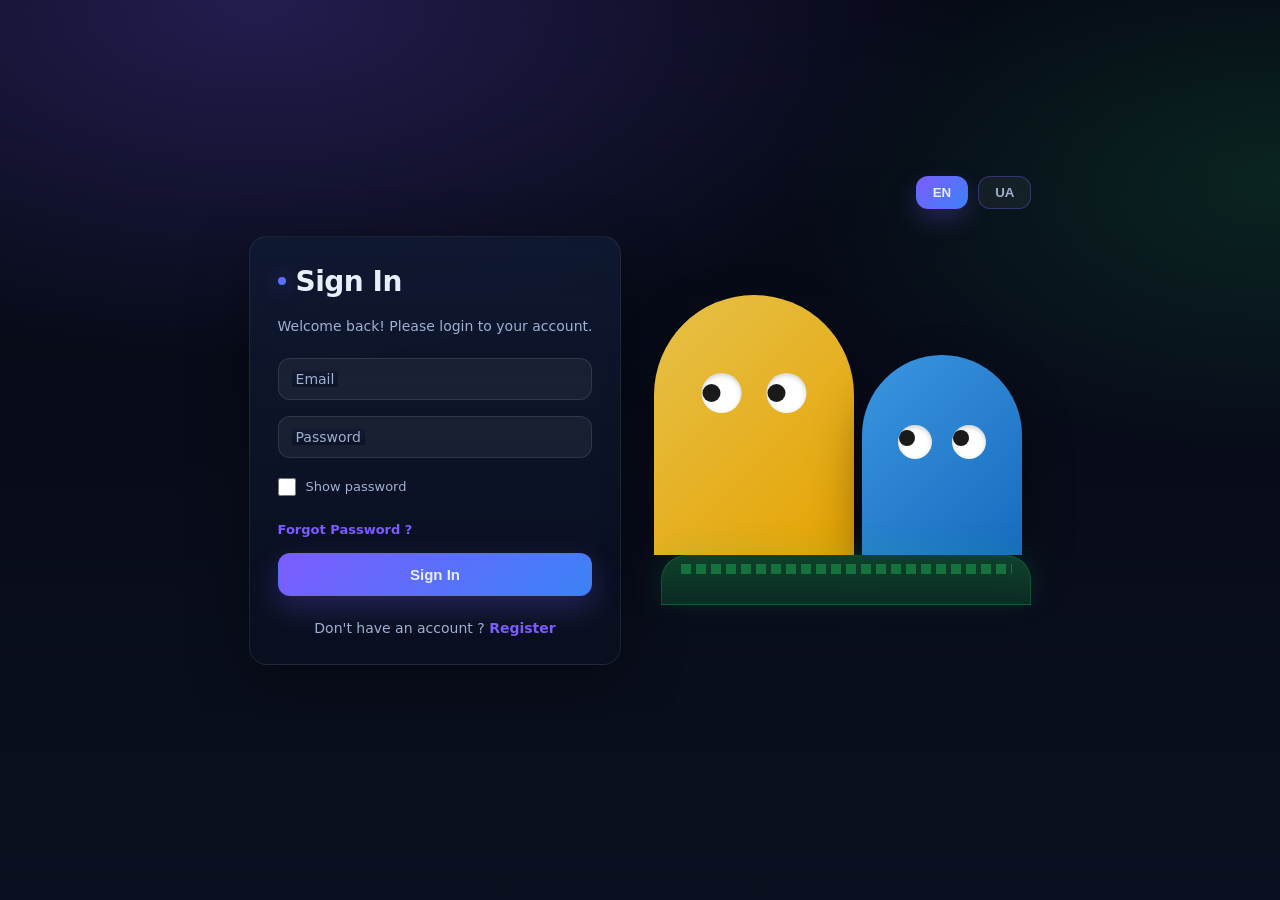
<file: front/market.html>
<!doctype html>
<html lang="uk">
<head>
  <meta charset="utf-8"/>
  <meta name="viewport" content="width=device-width,initial-scale=1"/>
  <title>Ринок • CryptoTaro</title>
  <link rel="stylesheet" href="assets/app.css"/>
  
</head>
<body>
  <div id="app"></div>

  <script src="assets/i18n.js"></script>
  <script src="assets/ui.js"></script>
  <script src="assets/api.js"></script>
  <script src="assets/auth.js"></script>
  <script src="assets/layout.js"></script>

  <script>
    if(!AUTH.requireAuth()){}
    mountLayout({pageTitle: "Ринок", pageSubtitle: "Пошук монет, швидкі метрики та pin на дашборд." });
    AUTH.syncProfilePill();
  </script>

  
<script>
(function(){
  const page = document.getElementById("page");
  page.innerHTML = `
    <div class="grid">
      <div class="card col-12">
        <div class="row" style="justify-content:space-between">
          <div class="row" style="gap:12px">
            <div style="min-width:240px">
              <label data-i18n="symbol"></label>
              <input class="input" id="sym" placeholder="BTC" value="BTC"/>
            </div>
            <div style="min-width:220px">
              <label data-i18n="provider"></label>
              <div class="row">
                <span class="badge">CMC/Binance</span>
              </div>
            </div>
          </div>
          <div class="row">
            <button class="btn primary" id="btnLoad">⚡ <span data-i18n="load"></span></button>
            <button class="btn" id="btnPin">📌 <span data-i18n="pin"></span></button>
          </div>
        </div>
      </div>

      <div class="card col-6">
        <h3>Snapshot</h3>
        <div class="grid" style="grid-template-columns: repeat(2, 1fr); gap:12px">
          <div>
            <div class="muted" data-i18n="lastPrice"></div>
            <div class="kpi" id="price">—</div>
          </div>
          <div>
            <div class="muted" data-i18n="change24h"></div>
            <div class="kpi" id="chg">—</div>
          </div>
          <div>
            <div class="muted" data-i18n="volume24h"></div>
            <div class="kpi" id="vol">—</div>
          </div>
          <div>
            <div class="muted" data-i18n="marketCap"></div>
            <div class="kpi" id="cap">—</div>
          </div>
        </div>
        <div class="hr"></div>
        <div class="muted" style="font-size:12px" id="raw">—</div>
      </div>

      <div class="card col-6">
        <h3>Швидкий перехід</h3>
        <p class="muted" style="margin-top:0">Використовуй <kbd>Enter</kbd> у полі символу.</p>
        <div class="row">
          <a class="btn" id="goDash" href="dashboard.html">📊 Дашборд</a>
          <a class="btn" id="goAI" href="ai.html">✨ AI-аналіз</a>
          <a class="btn" id="goPort" href="portfolio.html">🧺 Портфель</a>
        </div>
      </div>
    </div>
  `;

  I18N.apply();

  const sym = document.getElementById("sym");
  const price = document.getElementById("price");
  const chg = document.getElementById("chg");
  const vol = document.getElementById("vol");
  const cap = document.getElementById("cap");
  const raw = document.getElementById("raw");

  function normalizeSymbol(s){ return String(s||"").trim().toUpperCase(); }

  async function load(){
    const s = normalizeSymbol(sym.value || "BTC");
    sym.value = s;
    try{
      const q = await API.getQuote(s);
      price.textContent = UI.formatMoney(q.price);
      chg.textContent = UI.formatPct(q.percent_change_24h);
      vol.textContent = UI.formatMoney(q.volume_24h);
      cap.textContent = UI.formatMoney(q.market_cap);
      raw.textContent = q.timestamp ? `timestamp: ${q.timestamp}` : "—";
      const pct = Number(q.percent_change_24h);
      chg.style.color = Number.isFinite(pct) ? (pct>=0 ? "#b8f7cd" : "#fecaca") : "";
    }catch(err){
      UI.toast(I18N.t("apiError"), err.message || String(err));
    }
  }

  document.getElementById("btnLoad").onclick = load;
  document.getElementById("btnPin").onclick = async () => {
    const s = normalizeSymbol(sym.value || "BTC");
    try{
      const res = await API.pinDashboardSymbol(s);
      UI.toast("CryptoTaro", res?.message || `${s} pinned`);
    }catch(err){
      UI.toast(I18N.t("apiError"), err.message || String(err));
    }
  };

  sym.addEventListener("keydown", (e)=>{ if(e.key==="Enter"){ e.preventDefault(); load(); }});
  load();
})();
</script>

</body>
</html>
</file>
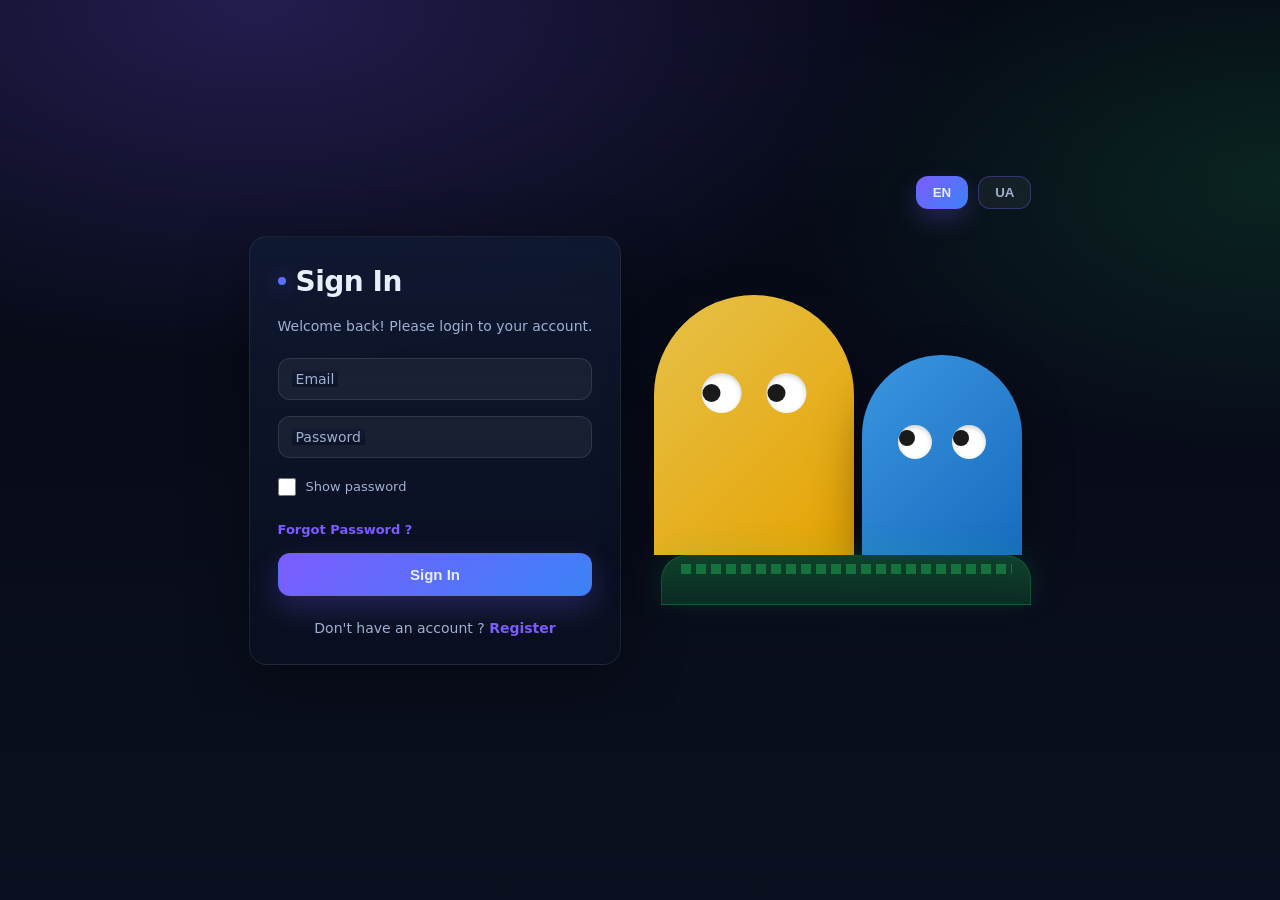
<file: front/portfolio.html>
<!doctype html>
<html lang="uk">
<head>
  <meta charset="utf-8"/>
  <meta name="viewport" content="width=device-width,initial-scale=1"/>
  <title>Портфель • CryptoTaro</title>
  <link rel="stylesheet" href="assets/app.css"/>
  
</head>
<body>
  <div id="app"></div>

  <script src="assets/i18n.js"></script>
  <script src="assets/ui.js"></script>
  <script src="assets/api.js"></script>
  <script src="assets/auth.js"></script>
  <script src="assets/layout.js"></script>

  <script>
    if(!AUTH.requireAuth()){}
    mountLayout({pageTitle: "Портфель", pageSubtitle: "Список позицій, оновлення вартості та AI-огляд." });
    AUTH.syncProfilePill();
  </script>

  
<script>
(async function(){
  const page = document.getElementById("page");
  page.innerHTML = `
    <div class="grid">
      <div class="card col-12">
        <div class="row" style="justify-content:space-between; align-items:flex-end">
          <div class="row" style="gap:12px">
            <div style="min-width:220px">
              <label data-i18n="provider"></label>
              <select class="input" id="provider">
                <option value="gemini" data-i18n="gemini"></option>
                <option value="openai" data-i18n="openai"></option>
              </select>
            </div>
            <div style="min-width:160px">
              <label data-i18n="language"></label>
              <select class="input" id="lang">
                <option value="uk">uk</option>
                <option value="en">en</option>
              </select>
            </div>
          </div>
          <div class="row">
            <button class="btn" id="btnAdd">＋ <span data-i18n="add"></span></button>
            <button class="btn" id="btnRemove">－ <span data-i18n="remove"></span></button>
            <button class="btn primary" id="btnRefresh">↻ <span data-i18n="refresh"></span></button>
          </div>
        </div>
      </div>

      <div class="card col-4">
        <h3 data-i18n="portfolioTotal"></h3>
        <div class="kpi" id="total">—</div>
        <div class="kpi-sub" id="latest">—</div>
      </div>

      <div class="card col-8">
        <h3 data-i18n="holdings"></h3>
        <div style="overflow:auto">
          <table class="table" id="tbl">
            <thead>
              <tr>
                <th>Symbol</th>
                <th data-i18n="amount"></th>
                <th>Price</th>
                <th>Value</th>
                <th>Weight</th>
                <th>Δ24h</th>
              </tr>
            </thead>
            <tbody></tbody>
          </table>
        </div>
        <div class="muted" style="font-size:12px; margin-top:10px" id="localHoldings">—</div>
      </div>

      <div class="card col-12">
        <h3 data-i18n="portfolioAnalysis"></h3>
        <div class="muted" style="font-size:12px" id="meta">—</div>
        <div class="hr"></div>
        <div id="analysis" style="white-space:pre-wrap; line-height:1.6">—</div>
      </div>
    </div>
  `;
  I18N.apply();

  const provider = document.getElementById("provider");
  const lang = document.getElementById("lang");
  const total = document.getElementById("total");
  const latest = document.getElementById("latest");
  const meta = document.getElementById("meta");
  const analysis = document.getElementById("analysis");
  const tbody = document.querySelector("#tbl tbody");
  const localHoldings = document.getElementById("localHoldings");

  lang.value = I18N.getLang();

  function renderItems(items){
    tbody.innerHTML = "";
    (items || []).forEach(it => {
      const pct = Number(it.percent_change_24h);
      const badge = Number.isFinite(pct) ? `<span class="badge ${pct>=0?'up':'down'}">${UI.formatPct(pct)}</span>` : "—";
      const tr = document.createElement("tr");
      tr.innerHTML = `
        <td><b>${it.symbol}</b></td>
        <td>${UI.formatNumber(it.amount)}</td>
        <td>${UI.formatMoney(it.price)}</td>
        <td><b>${UI.formatMoney(it.value)}</b></td>
        <td>${Number.isFinite(Number(it.weight_pct)) ? Number(it.weight_pct).toFixed(2)+'%' : '—'}</td>
        <td>${badge}</td>
      `;
      tbody.appendChild(tr);
    });
  }

  async function loadLocalPortfolio(){
    try{
      const list = await API.listUserPortfolio();
      const text = (list || []).map(x => `${x.crypto_symbol || x.crypto}: ${UI.formatNumber(x.amount)}`).join(" • ");
      localHoldings.textContent = text || "-";
    }catch(err){
      localHoldings.textContent = "-";
    }
  }

  async function loadAI(){
    total.textContent = "…";
    analysis.textContent = "…";
    meta.textContent = "…";
    try{
      const l = lang.value || "uk";
      const p = provider.value;
      const res = p === "openai" ? await API.openaiPortfolio(l) : await API.aiPortfolio(l);
      total.textContent = UI.formatMoney(res.total_value);
      latest.textContent = res.latest_timestamp ? new Date(res.latest_timestamp).toLocaleString() : "—";
      meta.textContent = `refreshed_any: ${res.refreshed_any} • items: ${res.items?.length || 0}`;
      analysis.textContent = res.analysis || "—";
      renderItems(res.items || []);
    }catch(err){
      UI.toast(I18N.t("apiError"), err.message || String(err));
      total.textContent = "—";
      analysis.textContent = "—";
      meta.textContent = "—";
      tbody.innerHTML = "";
    }
  }

  function showAddRemove(mode){
    const title = mode === "add" ? I18N.t("add") : I18N.t("remove");
    UI.modal({
      title: `${title}: ${I18N.t("holdings")}`,
      bodyHtml: `
        <div class="grid" style="grid-template-columns: 1fr 1fr; gap:12px">
          <div>
            <label>${I18N.t("symbol")}</label>
            <input class="input" id="m_symbol" placeholder="BTC">
            <div class="muted" style="font-size:12px; margin-top:6px">Приклад: BTC</div>
          </div>
          <div>
            <label>${I18N.t("amount")}</label>
            <input class="input" id="m_amount" placeholder="0.5">
            <div class="muted" style="font-size:12px; margin-top:6px">Підтримує дробові значення.</div>
          </div>
        </div>
      `,
      okText: I18N.t("save"),
      cancelText: I18N.t("cancel"),
      onOk: async (backdrop) => {
        const sym = backdrop.querySelector("#m_symbol").value.trim();
        const amt = backdrop.querySelector("#m_amount").value.trim();
        const amount = Number(amt);
        if(!sym || !Number.isFinite(amount) || amount <= 0){
          UI.toast("CryptoTaro", "Некоректні дані");
          return false;
        }
        try{
          if(mode === "add"){
            const r = await API.addUserAsset(sym, amount);
            UI.toast("CryptoTaro", `${sym}: added → amount=${r.amount}`);
          }else{
            const r = await API.removeUserAsset(sym, amount);
            UI.toast("CryptoTaro", `${sym}: removed → amount=${r.amount}`);
          }
          await loadLocalPortfolio();
          await loadAI();
        }catch(err){
          UI.toast(I18N.t("apiError"), err.message || String(err));
          return false;
        }
      }
    });
  }

  document.getElementById("btnRefresh").onclick = () => { loadLocalPortfolio(); loadAI(); };
  document.getElementById("btnAdd").onclick = () => showAddRemove("add");
  document.getElementById("btnRemove").onclick = () => showAddRemove("remove");

  await loadLocalPortfolio();
  await loadAI();
})();
</script>

</body>
</html>
</file>
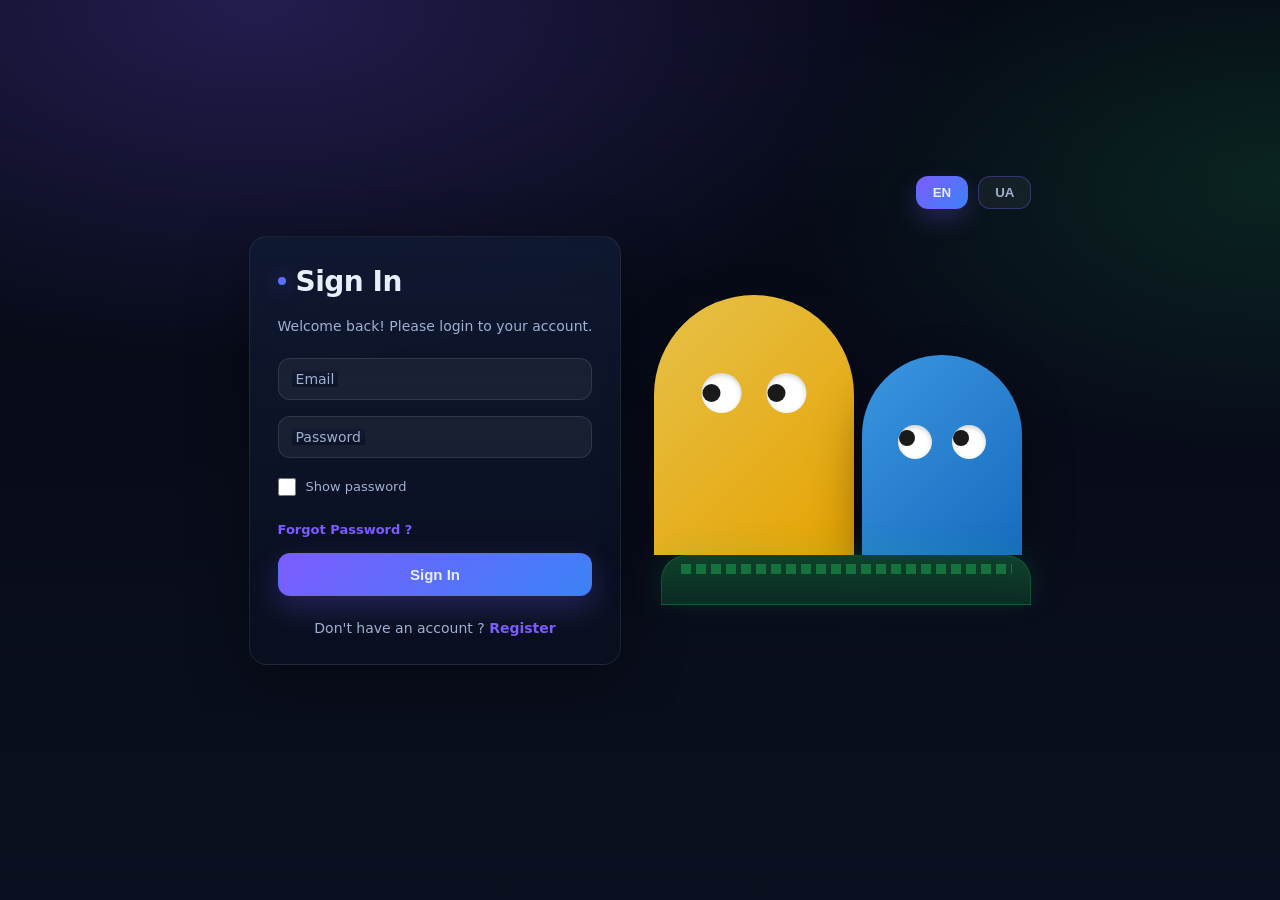
<file: front/register.html>
<!DOCTYPE html>
<html lang="en">
<head>
    <meta charset="UTF-8">
    <meta name="viewport" content="width=device-width, initial-scale=1.0">
    <title>Sign In / Register</title>
        <style>
        :root {
            --bg: #0b1020;
            --panel: #101a33;
            --panel2: #0f1730;
            --text: #e8eefc;
            --muted: #9fb0d0;
            --accent: #7c5cff;
            --accent2: #22c55e;
            --danger: #ef4444;
            --border: rgba(255,255,255,.08);
            --shadow: 0 20px 60px rgba(0,0,0,.35);
        }

        * {
            margin: 0;
            padding: 0;
            box-sizing: border-box;
        }

        body {
            font-family: ui-sans-serif, system-ui, -apple-system, 'Segoe UI', Roboto, Ubuntu, Cantarell, Noto Sans, Helvetica, Arial, sans-serif;
            background: radial-gradient(1200px 600px at 20% 0%, rgba(124,92,255,.25), transparent 60%),
                        radial-gradient(900px 500px at 100% 20%, rgba(34,197,94,.14), transparent 55%),
                        linear-gradient(180deg, #050814 0%, #0b1020 100%);
            color: var(--text);
            min-height: 100vh;
            display: flex;
            justify-content: center;
            align-items: center;
            padding: 20px;
        }

        .main-container {
            display: flex;
            gap: 40px;
            align-items: center;
            max-width: 1100px;
            position: relative;
        }

        .language-switcher {
            position: absolute;
            top: -60px;
            right: 0;
            display: flex;
            gap: 10px;
        }

        .lang-btn {
            padding: 8px 16px;
            border: 1px solid rgba(124,92,255,.35);
            background: rgba(255,255,255,.05);
            color: var(--muted);
            border-radius: 12px;
            cursor: pointer;
            font-weight: 600;
            transition: all 0.2s;
        }

        .lang-btn.active {
            background: linear-gradient(135deg, var(--accent), #3b82f6);
            border-color: rgba(124,92,255,.35);
            color: var(--text);
            box-shadow: 0 10px 25px rgba(124,92,255,.25);
        }

        .lang-btn:hover {
            transform: translateY(-2px);
            background: rgba(255,255,255,.08);
        }

        .form-container {
            display: flex;
            flex-direction: column;
            gap: 16px;
            max-width: 420px;
            background: linear-gradient(180deg, rgba(16,26,51,.85), rgba(10,16,32,.75));
            padding: 28px;
            border-radius: 18px;
            border: 1px solid var(--border);
            box-shadow: var(--shadow);
            backdrop-filter: blur(10px);
        }

        .form-container.hidden {
            display: none;
        }

        .title {
            font-size: 28px;
            color: var(--text);
            font-weight: 700;
            letter-spacing: -.5px;
            margin-bottom: 4px;
            display: flex;
            align-items: center;
            gap: 10px;
        }

        .title::before {
            content: "";
            width: 8px;
            height: 8px;
            border-radius: 50%;
            background: linear-gradient(135deg, var(--accent), #3b82f6);
            box-shadow: 0 0 20px rgba(124,92,255,.6);
            animation: pulse 2s ease-in-out infinite;
        }

        @keyframes pulse {
            0%, 100% { opacity: 1; transform: scale(1); }
            50% { opacity: 0.6; transform: scale(1.2); }
        }

        .message {
            color: var(--muted);
            font-size: 14px;
            margin-bottom: 8px;
        }

        .link-text {
            text-align: center;
            color: var(--muted);
            font-size: 14px;
            margin-top: 8px;
        }

        .link-text a {
            color: var(--accent);
            text-decoration: none;
            cursor: pointer;
            font-weight: 600;
            transition: color 0.2s;
        }

        .link-text a:hover {
            color: #9d7fff;
            text-decoration: underline;
        }

        .flex {
            display: flex;
            width: 100%;
            gap: 10px;
        }

        .form-container label {
            position: relative;
            display: block;
        }

        .form-container label .input {
            width: 100%;
            padding: 12px 14px;
            outline: 0;
            border: 1px solid rgba(255,255,255,.10);
            border-radius: 12px;
            background: rgba(255,255,255,.05);
            color: var(--text);
            font-size: 14px;
            transition: all 0.2s;
        }

        .form-container label .input:focus {
            border-color: rgba(124,92,255,.5);
            background: rgba(255,255,255,.08);
            box-shadow: 0 0 0 3px rgba(124,92,255,.15);
        }

        .form-container label .input + span {
            position: absolute;
            left: 14px;
            top: 50%;
            transform: translateY(-50%);
            color: var(--muted);
            font-size: 14px;
            cursor: text;
            transition: 0.2s ease;
            pointer-events: none;
            background: linear-gradient(180deg, rgba(16,26,51,.85), rgba(10,16,32,.75));
            padding: 0 4px;
        }

        .form-container label .input:focus + span,
        .form-container label .input:not(:placeholder-shown) + span {
            top: 0;
            font-size: 12px;
            color: var(--accent);
            font-weight: 600;
        }

        .form-container select.input {
            width: 100%;
            padding: 12px 14px;
            outline: 0;
            border: 1px solid rgba(255,255,255,.10);
            border-radius: 12px;
            background: rgba(255,255,255,.05);
            color: var(--text);
            cursor: pointer;
            font-size: 14px;
            transition: all 0.2s;
        }

        .form-container select.input:focus {
            border-color: rgba(124,92,255,.5);
            background: rgba(255,255,255,.08);
            box-shadow: 0 0 0 3px rgba(124,92,255,.15);
        }

        .phone-wrapper {
            display: flex;
            gap: 8px;
            align-items: flex-start;
        }

        .phone-wrapper label {
            margin: 0;
        }

        .phone-wrapper select {
            flex: 0 0 30%;
        }

        .phone-wrapper input {
            flex: 1;
        }

        .submit {
            border: none;
            outline: none;
            background: linear-gradient(135deg, var(--accent), #3b82f6);
            padding: 12px;
            border-radius: 12px;
            color: var(--text);
            font-size: 15px;
            font-weight: 600;
            transition: all .2s ease;
            cursor: pointer;
            border: 1px solid rgba(124,92,255,.35);
            box-shadow: 0 12px 30px rgba(124,92,255,.25);
        }

        .submit:hover {
            transform: translateY(-2px);
            box-shadow: 0 16px 40px rgba(124,92,255,.35);
        }

        .submit:active {
            transform: translateY(0);
        }

        .checkbox-group {
            display: flex;
            align-items: center;
            gap: 10px;
            margin: 4px 0;
        }

        .checkbox-group input[type="checkbox"] {
            width: 18px;
            height: 18px;
            cursor: pointer;
            accent-color: var(--accent);
        }

        .checkbox-group label {
            font-size: 13px;
            color: var(--muted);
            cursor: pointer;
            user-select: none;
        }

        .forgot-link {
            font-size: 13px;
            color: var(--accent);
            text-decoration: none;
            display: block;
            margin-top: 6px;
            font-weight: 600;
            transition: color 0.2s;
        }

        .forgot-link:hover {
            color: #9d7fff;
            text-decoration: underline;
        }

        .error-message {
            color: var(--danger);
            font-size: 12px;
            margin-top: -8px;
            margin-bottom: 4px;
            margin-left: 4px;
            display: none;
        }

        .error-message.show {
            display: block;
        }

        .thought-bubble {
            position: fixed;
            top: 20px;
            right: 20px;
            background: linear-gradient(135deg, rgba(239,68,68,.95), rgba(220,38,38,.95));
            border: 1px solid rgba(239,68,68,.5);
            border-radius: 14px;
            padding: 12px 16px;
            font-size: 13px;
            color: white;
            font-weight: 600;
            opacity: 0;
            pointer-events: none;
            transition: opacity 0.3s ease, transform 0.3s ease;
            z-index: 10000;
            max-width: 320px;
            box-shadow: 0 12px 40px rgba(239,68,68,.4);
            backdrop-filter: blur(10px);
        }

        .thought-bubble.show {
            opacity: 1;
            transform: translateY(0);
            animation: slideIn 0.3s ease;
        }

        @keyframes slideIn {
            from {
                opacity: 0;
                transform: translateY(-10px);
            }
            to {
                opacity: 1;
                transform: translateY(0);
            }
        }

        .scene-wrapper {
            display: flex;
            flex-direction: column;
            align-items: center;
            position: relative;
        }

        .characters-wrapper {
            display: flex;
            flex-direction: column;
            align-items: center;
            gap: 0;
            position: relative;
            z-index: 2;
        }

        .characters {
            display: flex;
            flex-direction: row;
            gap: 8px;
            align-items: flex-end;
            position: relative;
        }

        .characters-container {
            position: relative;
        }

        .grass {
            width: 370px;
            height: 50px;
            background: linear-gradient(180deg, rgba(34,197,94,.3) 0%, rgba(22,163,74,.2) 100%);
            border-radius: 25px 25px 0 0;
            position: relative;
            border: 1px solid rgba(34,197,94,.2);
            box-shadow: 0 -5px 30px rgba(34,197,94,.15);
        }

        .grass::before {
            content: '';
            position: absolute;
            top: 8px;
            left: 5%;
            right: 5%;
            height: 10px;
            background: repeating-linear-gradient(90deg, rgba(34,197,94,.4) 0px, rgba(34,197,94,.4) 10px, transparent 10px, transparent 15px);
        }

        .character {
            position: relative;
            box-shadow: 0 20px 50px rgba(0,0,0,.4);
            transition: transform 0.5s ease;
            transform-origin: center bottom;
        }

        .character.look-login {
            transform: translateX(-8px);
        }

        .character.look-password {
            transform: translateX(-8px);
        }

        .character.look-away {
            transform: rotateY(180deg) translateY(10px);
        }

        .character.writing {
            animation: writing 0.5s ease-in-out;
        }

        .character.erasing {
            animation: writing 0.3s ease-in-out;
        }

        @keyframes writing {
            0%, 100% { transform: translateX(-8px) rotate(0deg); }
            25% { transform: translateX(-8px) rotate(-2deg); }
            75% { transform: translateX(-8px) rotate(2deg); }
        }

        .character-1 {
            width: 200px;
            height: 260px;
            border-radius: 100px 100px 0 0;
            background: linear-gradient(135deg, rgba(255,213,79,.9) 0%, rgba(255,179,0,.9) 100%);
        }

        .character-2 {
            width: 160px;
            height: 200px;
            border-radius: 80px 80px 0 0;
            background: linear-gradient(135deg, rgba(66,165,245,.9) 0%, rgba(25,118,210,.9) 100%);
        }

        .eyes {
            position: absolute;
            left: 50%;
            transform: translateX(-50%);
            display: flex;
            gap: 20px;
            transition: all 0.5s ease;
        }

        .character-1 .eyes {
            top: 30%;
            gap: 25px;
        }

        .character-2 .eyes {
            top: 35%;
            gap: 20px;
        }

        .character.look-away .eyes {
            opacity: 0;
        }

        .eye {
            background: white;
            border-radius: 50%;
            position: relative;
            overflow: hidden;
            box-shadow: inset 0 2px 5px rgba(0,0,0,.2);
        }

        .character-1 .eye {
            width: 40px;
            height: 40px;
        }

        .character-2 .eye {
            width: 34px;
            height: 34px;
        }

        .pupil {
            background: #1a1a1a;
            border-radius: 50%;
            position: absolute;
            top: 50%;
            left: 50%;
            transform: translate(-50%, -50%);
            transition: all 0.5s ease;
        }

        .character-1 .pupil {
            width: 18px;
            height: 18px;
        }

        .character-2 .pupil {
            width: 16px;
            height: 16px;
        }

        .character-1.look-login .pupil { transform: translate(calc(-50% - 10px), -50%); }
        .character-1.look-password .pupil { transform: translate(calc(-50% - 7px), calc(-50% + 7px)); }
        .character-1.look-firstname .pupil { transform: translate(calc(-50% - 8px), calc(-50% - 2px)); }
        .character-1.look-lastname .pupil { transform: translate(calc(-50% - 9px), calc(-50% - 3px)); }
        .character-1.look-country .pupil { transform: translate(calc(-50% - 7px), calc(-50% - 1.5px)); }
        .character-1.look-phone .pupil { transform: translate(calc(-50% - 7px), calc(-50% + 1.5px)); }
        .character-1.look-email .pupil { transform: translate(calc(-50% - 8px), calc(-50% + 2px)); }
        .character-1.look-regpassword .pupil { transform: translate(calc(-50% - 9px), calc(-50% + 4px)); }
        .character-1.look-confirmpass .pupil { transform: translate(calc(-50% - 10px), calc(-50% + 5px)); }

        .character-2.look-login .pupil { transform: translate(calc(-50% - 8px), calc(-50% - 4px)); }
        .character-2.look-password .pupil { transform: translate(calc(-50% - 8px), calc(-50% + 4px)); }
        .character-2.look-firstname .pupil { transform: translate(calc(-50% - 8px), calc(-50% - 3px)); }
        .character-2.look-lastname .pupil { transform: translate(calc(-50% - 9px), calc(-50% - 3.5px)); }
        .character-2.look-country .pupil { transform: translate(calc(-50% - 7.5px), calc(-50% - 2px)); }
        .character-2.look-phone .pupil { transform: translate(calc(-50% - 7px), calc(-50% - 0.5px)); }
        .character-2.look-email .pupil { transform: translate(calc(-50% - 7px), calc(-50% + 1.5px)); }
        .character-2.look-regpassword .pupil { transform: translate(calc(-50% - 8px), calc(-50% + 3px)); }
        .character-2.look-confirmpass .pupil { transform: translate(calc(-50% - 9px), calc(-50% + 3.5px)); }

        .notebook {
            position: absolute;
            top: 60%;
            left: 55%;
            transform: translate(-50%, -50%);
            width: 60px;
            height: 45px;
            background: white;
            border: 2px solid #333;
            border-radius: 3px;
            opacity: 0;
            transition: opacity 0.3s ease;
            z-index: 10;
        }

        .character.writing .notebook,
        .character.erasing .notebook {
            opacity: 1;
        }

        .notebook::before,
        .notebook::after,
        .notebook-line,
        .notebook-line2 {
            content: '';
            position: absolute;
            left: 5px;
            right: 5px;
            height: 2px;
            background: repeating-linear-gradient(90deg, #aaa 0px, #aaa 8px, transparent 8px, transparent 10px);
        }

        .notebook::before { top: 5px; }
        .notebook::after { top: 12px; }
        .notebook-line { top: 19px; }
        .notebook-line2 { top: 26px; }

        .pencil {
            position: absolute;
            top: 55%;
            left: 40%;
            width: 35px;
            height: 5px;
            background: linear-gradient(90deg, #ffd700 0%, #ffd700 70%, #ff6347 70%, #ff6347 100%);
            transform: rotate(-45deg);
            transform-origin: right center;
            opacity: 0;
            transition: opacity 0.3s ease;
            z-index: 11;
        }

        .character.writing .pencil {
            opacity: 1;
            animation: pencilWrite 0.5s ease-in-out infinite;
        }

        @keyframes pencilWrite {
            0%, 100% { transform: rotate(-45deg) translate(0, 0); }
            50% { transform: rotate(-48deg) translate(-2px, 2px); }
        }

        .eraser {
            position: absolute;
            top: 55%;
            left: 40%;
            width: 20px;
            height: 12px;
            background: linear-gradient(135deg, #ff69b4 0%, #ff1493 100%);
            border-radius: 2px;
            transform: rotate(-45deg);
            transform-origin: center;
            opacity: 0;
            transition: opacity 0.3s ease;
            z-index: 11;
        }

        .character.erasing .eraser {
            opacity: 1;
            animation: eraserErase 0.3s ease-in-out infinite;
        }

        @keyframes eraserErase {
            0%, 100% { transform: rotate(-45deg) translate(0, 0); }
            50% { transform: rotate(-42deg) translate(-3px, 3px); }
        }

        @media (max-width: 980px) {
            .main-container {
                flex-direction: column-reverse;
                gap: 30px;
            }

            .language-switcher {
                top: -50px;
            }
        }
    </style>
</head>
<body>
<div class="main-container">
    <div class="language-switcher">
        <button class="lang-btn active" data-lang="en">EN</button>
        <button class="lang-btn" data-lang="uk">UA</button>
    </div>

    <form class="form-container" id="signinContainer">
        <p class="title" data-translate="titleSignin">Sign In</p>
        <p class="message" data-translate="messageSignin">Welcome back! Please login to your account.</p>

        <label>
            <input required placeholder="" type="email" class="input" id="signinEmail">
            <span>Email</span>
        </label>

        <label>
            <input required placeholder="" type="password" class="input" id="signinPassword">
            <span data-translate="password">Password</span>
        </label>

        <div class="checkbox-group">
            <input type="checkbox" id="showPassword">
            <label for="showPassword" data-translate="showPassword">Show password</label>
        </div>

        <a href="#" class="forgot-link" data-translate="forgotPassword">Forgot Password ?</a>

        <button type="submit" class="submit" data-translate="signIn">Sign In</button>
        <p class="link-text"><span data-translate="noAccount">Don't have an account ?</span> <a id="goToRegisterBtn" data-translate="register">Register</a></p>
    </form>

    <form class="form-container hidden" id="registerContainer">
        <p class="title" data-translate="titleRegister">Register</p>
        <p class="message" data-translate="messageRegister">Signup now and get full access to our app.</p>

        <div class="flex">
            <label>
                <input required placeholder="" type="text" class="input" id="firstname">
                <span data-translate="firstname">Firstname</span>
            </label>
            <label>
                <input required placeholder="" type="text" class="input" id="lastname">
                <span data-translate="lastname">Lastname</span>
            </label>
        </div>

        <label>
            <select required class="input" id="country">
                <option value="" data-translate-option="selectCountry">Select country</option>
                <option value="UA" data-translate-option="countryUA">🇺🇦 Ukraine</option>
                <option value="PL" data-translate-option="countryPL">🇵🇱 Poland</option>
                <option value="DE" data-translate-option="countryDE">🇩🇪 Germany</option>
                <option value="FR" data-translate-option="countryFR">🇫🇷 France</option>
                <option value="IT" data-translate-option="countryIT">🇮🇹 Italy</option>
                <option value="ES" data-translate-option="countryES">🇪🇸 Spain</option>
                <option value="GB" data-translate-option="countryGB">🇬🇧 United Kingdom</option>
                <option value="NL" data-translate-option="countryNL">🇳🇱 Netherlands</option>
                <option value="BE" data-translate-option="countryBE">🇧🇪 Belgium</option>
                <option value="AT" data-translate-option="countryAT">🇦🇹 Austria</option>
                <option value="CH" data-translate-option="countryCH">🇨🇭 Switzerland</option>
                <option value="SE" data-translate-option="countrySE">🇸🇪 Sweden</option>
                <option value="NO" data-translate-option="countryNO">🇳🇴 Norway</option>
                <option value="DK" data-translate-option="countryDK">🇩🇰 Denmark</option>
                <option value="FI" data-translate-option="countryFI">🇫🇮 Finland</option>
                <option value="PT" data-translate-option="countryPT">🇵🇹 Portugal</option>
                <option value="GR" data-translate-option="countryGR">🇬🇷 Greece</option>
                <option value="CZ" data-translate-option="countryCZ">🇨🇿 Czech Republic</option>
                <option value="RO" data-translate-option="countryRO">🇷🇴 Romania</option>
                <option value="HU" data-translate-option="countryHU">🇭🇺 Hungary</option>
            </select>
        </label>

        <div class="phone-wrapper">
            <label style="flex: 0 0 25%; margin: 0;">
                <select class="input" id="phoneCountry" style="padding: 10px;">
                    <option value="">🌍</option>
                    <option value="UA" data-code="+380" data-short="🇺🇦 UA">🇺🇦 UA +380</option>
                    <option value="PL" data-code="+48" data-short="🇵🇱 PL">🇵🇱 PL +48</option>
                    <option value="DE" data-code="+49" data-short="🇩🇪 DE">🇩🇪 DE +49</option>
                    <option value="FR" data-code="+33" data-short="🇫🇷 FR">🇫🇷 FR +33</option>
                    <option value="IT" data-code="+39" data-short="🇮🇹 IT">🇮🇹 IT +39</option>
                    <option value="ES" data-code="+34" data-short="🇪🇸 ES">🇪🇸 ES +34</option>
                    <option value="GB" data-code="+44" data-short="🇬🇧 GB">🇬🇧 GB +44</option>
                    <option value="NL" data-code="+31" data-short="🇳🇱 NL">🇳🇱 NL +31</option>
                    <option value="BE" data-code="+32" data-short="🇧🇪 BE">🇧🇪 BE +32</option>
                    <option value="AT" data-code="+43" data-short="🇦🇹 AT">🇦🇹 AT +43</option>
                    <option value="CH" data-code="+41" data-short="🇨🇭 CH">🇨🇭 CH +41</option>
                    <option value="SE" data-code="+46" data-short="🇸🇪 SE">🇸🇪 SE +46</option>
                    <option value="NO" data-code="+47" data-short="🇳🇴 NO">🇳🇴 NO +47</option>
                    <option value="DK" data-code="+45" data-short="🇩🇰 DK">🇩🇰 DK +45</option>
                    <option value="FI" data-code="+358" data-short="🇫🇮 FI">🇫🇮 FI +358</option>
                    <option value="PT" data-code="+351" data-short="🇵🇹 PT">🇵🇹 PT +351</option>
                    <option value="GR" data-code="+30" data-short="🇬🇷 GR">🇬🇷 GR +30</option>
                    <option value="CZ" data-code="+420" data-short="🇨🇿 CZ">🇨🇿 CZ +420</option>
                    <option value="RO" data-code="+40" data-short="🇷🇴 RO">🇷🇴 RO +40</option>
                    <option value="HU" data-code="+36" data-short="🇭🇺 HU">🇭🇺 HU +36</option>
                </select>
            </label>
            <label style="flex: 1; margin: 0;">
                <input required placeholder="" type="tel" class="input" id="phone" style="padding: 10px 10px 20px 10px;">
                <span data-translate="phone">Phone</span>
            </label>
        </div>
        <div class="error-message" id="phoneError"></div>

        <label>
            <input required placeholder="" type="email" class="input" id="registerEmail">
            <span>Email</span>
        </label>
        <div class="error-message" id="emailError"></div>

        <label>
            <input required placeholder="" type="password" class="input" id="registerPassword">
            <span data-translate="passwordRegister">Password</span>
        </label>
        <div class="error-message" id="passwordError"></div>

        <label>
            <input required placeholder="" type="password" class="input" id="confirmPassword">
            <span data-translate="confirmPassword">Confirm password</span>
        </label>
        <div class="error-message" id="confirmPasswordError"></div>

        <button type="submit" class="submit" data-translate="submit">Submit</button>
        <p class="link-text"><span data-translate="haveAccount">Already have an account ?</span> <a id="goToSigninBtn" data-translate="signin">Signin</a></p>
    </form>

    <form class="form-container hidden" id="verify2faContainer">
        <p class="title" data-translate="title2FA">Verify 2FA</p>
        <p class="message" data-translate="message2FA">A verification code has been sent to your Discord. Please enter it below.</p>

        <label>
            <input required placeholder="" type="text" class="input" id="2faCode" autocomplete="off">
            <span data-translate="2faCode">Verification Code</span>
        </label>
        <div class="error-message" id="2faError"></div>

        <button type="submit" class="submit" data-translate="verify">Verify</button>
        <p class="link-text"><a href="#" id="backToSigninBtn" data-translate="backToSignin">Back to Signin</a></p>
    </form>

    <form class="form-container hidden" id="verifyEmailContainer">
        <p class="title" data-translate="titleVerifyEmail">Verify Email</p>
        <p class="message" data-translate="messageVerifyEmail">We sent a verification code and link to your email. Enter the code below or open the link.</p>

        <label>
            <input required placeholder="" type="email" class="input" id="verifyEmailEmail" readonly>
            <span data-translate="resetEmailLabel">Email</span>
        </label>
        <div class="error-message" id="verifyEmailEmailError"></div>

        <label>
            <input required placeholder="" type="text" class="input" id="verifyEmailCode">
            <span data-translate="verifyEmailCodeLabel">Verification code from email</span>
        </label>
        <div class="error-message" id="verifyEmailCodeError"></div>

        <button type="submit" class="submit" data-translate="verifyEmailSubmit">Verify Email</button>
        <p class="link-text"><a href="#" id="backToSigninFromVerifyEmail" data-translate="backToSignin">Back to Signin</a></p>
    </form>

    <form class="form-container hidden" id="resetPasswordContainer">
        <p class="title" data-translate="titleReset">Reset Password</p>
        <p class="message" data-translate="messageReset">Enter your email and we will send you a reset code.</p>

        <label>
            <input required placeholder="" type="email" class="input" id="resetEmail">
            <span data-translate="resetEmailLabel">Email</span>
        </label>
        <div class="error-message" id="resetEmailError"></div>

        <button type="submit" class="submit" data-translate="sendReset">Send reset code</button>
        <p class="link-text">
            <a href="#" id="backToSigninFromReset" data-translate="backToSignin">Back to Signin</a>
        </p>
    </form>

    <form class="form-container hidden" id="confirmResetContainer">
        <p class="title" data-translate="titleConfirmReset">Enter Reset Code</p>
        <p class="message" data-translate="messageConfirmReset">Check your email or Discord and enter the code with a new password.</p>

        <label>
            <input required placeholder="" type="email" class="input" id="confirmEmail">
            <span data-translate="resetEmailLabel">Email</span>
        </label>
        <div class="error-message" id="confirmEmailError"></div>

        <label>
            <input required placeholder="" type="text" class="input" id="resetCode">
            <span data-translate="resetCode">Reset code</span>
        </label>
        <div class="error-message" id="resetCodeError"></div>

        <label>
            <input required placeholder="" type="password" class="input" id="resetNewPassword">
            <span data-translate="newPassword">New password</span>
        </label>
        <div class="error-message" id="resetNewPasswordError"></div>

        <label>
            <input required placeholder="" type="password" class="input" id="resetConfirmPassword">
            <span data-translate="confirmNewPassword">Confirm new password</span>
        </label>
        <div class="error-message" id="resetConfirmPasswordError"></div>

        <button type="submit" class="submit" data-translate="confirmResetSubmit">Reset password</button>
        <p class="link-text">
            <a href="#" id="backToResetBtn" data-translate="backToReset">Back to reset step</a>
        </p>
    </form>

    <div class="scene-wrapper">
        <div class="characters-wrapper">
            <div class="characters-container">
                <div class="thought-bubble" id="thoughtBubble"></div>
                <div class="characters">
                    <div class="character character-1 look-login" id="char1">
                        <div class="eyes">
                            <div class="eye"><div class="pupil"></div></div>
                            <div class="eye"><div class="pupil"></div></div>
                        </div>
                        <div class="notebook">
                            <div class="notebook-line"></div>
                            <div class="notebook-line2"></div>
                        </div>
                        <div class="pencil"></div>
                        <div class="eraser"></div>
                    </div>
                    <div class="character character-2 look-login" id="char2">
                        <div class="eyes">
                            <div class="eye"><div class="pupil"></div></div>
                            <div class="eye"><div class="pupil"></div></div>
                        </div>
                        <div class="notebook">
                            <div class="notebook-line"></div>
                            <div class="notebook-line2"></div>
                        </div>
                        <div class="pencil"></div>
                        <div class="eraser"></div>
                    </div>
                </div>
            </div>
            <div class="grass"></div>
        </div>
    </div>
</div>

<script>
    const signinContainer = document.getElementById('signinContainer');
    const registerContainer = document.getElementById('registerContainer');
    const verify2faContainer = document.getElementById('verify2faContainer');
    const verifyEmailContainer = document.getElementById('verifyEmailContainer');
    const resetPasswordContainer = document.getElementById('resetPasswordContainer');
    const confirmResetContainer = document.getElementById('confirmResetContainer');

    const goToRegisterBtn = document.getElementById('goToRegisterBtn');
    const goToSigninBtn = document.getElementById('goToSigninBtn');
    const backToSigninBtn = document.getElementById('backToSigninBtn');
    const backToSigninFromVerifyEmail = document.getElementById('backToSigninFromVerifyEmail');
    const forgotPasswordLink = document.querySelector('.forgot-link');
    const backToSigninFromReset = document.getElementById('backToSigninFromReset');
    const backToResetBtn = document.getElementById('backToResetBtn');

    const signinEmail = document.getElementById('signinEmail');
    const signinPassword = document.getElementById('signinPassword');
    const showPasswordCheckbox = document.getElementById('showPassword');

    const countrySelect = document.getElementById('country');
    const phoneCountrySelect = document.getElementById('phoneCountry');
    const phoneInput = document.getElementById('phone');

    const registerInputs = {
        firstname: document.getElementById('firstname'),
        lastname: document.getElementById('lastname'),
        country: countrySelect,
        phoneCountry: phoneCountrySelect,
        phone: phoneInput,
        email: document.getElementById('registerEmail'),
        password: document.getElementById('registerPassword'),
        confirmPassword: document.getElementById('confirmPassword')
    };

    const char1 = document.getElementById('char1');
    const char2 = document.getElementById('char2');
    const thoughtBubble = document.getElementById('thoughtBubble');

    let currentLang = 'en';
    let currentPage = 'signin';
    let typingTimeout = null;
    let lastInputLength = {};
    let thoughtTimeout = null;
    let currentUserIdFor2FA = null;
    let resetEmailGlobal = null;
    let currentUserIdForVerifyEmail = null;
    let verifyEmailCurrentEmail = null;

    const API_URL = 'http://localhost:8000/auth';

    const phoneCodes = {
        'UA': '+380', 'PL': '+48', 'DE': '+49', 'FR': '+33', 'IT': '+39',
        'ES': '+34', 'GB': '+44', 'NL': '+31', 'BE': '+32', 'AT': '+43',
        'CH': '+41', 'SE': '+46', 'NO': '+47', 'DK': '+45', 'FI': '+358',
        'PT': '+351', 'GR': '+30', 'CZ': '+420', 'RO': '+40', 'HU': '+36'
    };

    const translations = {
        en: {
            titleSignin: 'Sign In',
            messageSignin: 'Welcome back! Please login to your account.',
            password: 'Password',
            showPassword: 'Show password',
            forgotPassword: 'Forgot Password ?',
            signIn: 'Sign In',
            noAccount: 'Don\'t have an account ?',
            register: 'Register',
            titleRegister: 'Register',
            messageRegister: 'Signup now and get full access to our app.',
            firstname: 'Firstname',
            lastname: 'Lastname',
            country: 'Country of residence',
            phone: 'Phone',
            passwordRegister: 'Password',
            confirmPassword: 'Confirm password',
            submit: 'Submit',
            haveAccount: 'Already have an account ?',
            signin: 'Signin',
            selectCountry: 'Select country',
            countryUA: '🇺🇦 Ukraine',
            countryPL: '🇵🇱 Poland',
            countryDE: '🇩🇪 Germany',
            countryFR: '🇫🇷 France',
            countryIT: '🇮🇹 Italy',
            countryES: '🇪🇸 Spain',
            countryGB: '🇬🇧 United Kingdom',
            countryNL: '🇳🇱 Netherlands',
            countryBE: '🇧🇪 Belgium',
            countryAT: '🇦🇹 Austria',
            countryCH: '🇨🇭 Switzerland',
            countrySE: '🇸🇪 Sweden',
            countryNO: '🇳🇴 Norway',
            countryDK: '🇩🇰 Denmark',
            countryFI: '🇫🇮 Finland',
            countryPT: '🇵🇹 Portugal',
            countryGR: '🇬🇷 Greece',
            countryCZ: '🇨🇿 Czech Republic',
            countryRO: '🇷🇴 Romania',
            countryHU: '🇭🇺 Hungary',
            errorEmail: 'Please enter a valid email address',
            errorPhone: 'Please enter a valid phone number',
            errorPasswordMatch: 'Passwords do not match',
            errorPhoneCode: 'Phone number does not match selected country code',
            title2FA: 'Verify 2FA',
            message2FA: 'A verification code has been sent to your Discord. Please enter it below.',
            message2FAGoogle: 'Enter the code from your Google Authenticator app.',
            '2faCode': 'Verification Code',
            verify: 'Verify',
            backToSignin: 'Back to Signin',
            titleReset: 'Reset Password',
            messageReset: 'Enter your email and we will send you a reset code.',
            resetEmailLabel: 'Email',
            sendReset: 'Send reset code',
            titleConfirmReset: 'Enter Reset Code',
            messageConfirmReset: 'Check your email or Discord and enter the code with a new password.',
            resetCode: 'Reset code',
            newPassword: 'New password',
            confirmNewPassword: 'Confirm new password',
            confirmResetSubmit: 'Reset password',
            backToReset: 'Back to reset step',
            resetSuccess: 'Password has been reset. You can now log in.',
            resetFailed: 'Password reset failed. Please check the code and try again.',
            titleVerifyEmail: 'Verify Email',
            messageVerifyEmail: 'We sent a verification code and link to your email. Enter the code below or open the link.',
            verifyEmailCodeLabel: 'Verification code from email',
            verifyEmailSubmit: 'Verify Email',
            emailVerifySuccess: 'Email verified. You can now log in.',
            emailVerifyFailed: 'Email verification failed. Please check the code.',
            emailNotVerified: 'Email not verified. Please check your inbox and confirm your email.'
        },
        uk: {
            titleSignin: 'Увійти',
            messageSignin: 'Ласкаво просимо! Будь ласка, увійдіть у свій обліковий запис.',
            password: 'Пароль',
            showPassword: 'Показати пароль',
            forgotPassword: 'Забули пароль ?',
            signIn: 'Увійти',
            noAccount: 'Немає облікового запису ?',
            register: 'Реєстрація',
            titleRegister: 'Реєстрація',
            messageRegister: 'Зареєструйтеся зараз і отримаєте повний доступ до нашого додатку.',
            firstname: 'Ім\'я',
            lastname: 'Прізвище',
            country: 'Країна проживання',
            phone: 'Телефон',
            passwordRegister: 'Пароль',
            confirmPassword: 'Підтвердіть пароль',
            submit: 'Відправити',
            haveAccount: 'Вже є акаунт ?',
            signin: 'Увійти',
            selectCountry: 'Оберіть країну',
            countryUA: '🇺🇦 Україна',
            countryPL: '🇵🇱 Польща',
            countryDE: '🇩🇪 Німеччина',
            countryFR: '🇫🇷 Франція',
            countryIT: '🇮🇹 Італія',
            countryES: '🇪🇸 Іспанія',
            countryGB: '🇬🇧 Великобританія',
            countryNL: '🇳🇱 Нідерланди',
            countryBE: '🇧🇪 Бельгія',
            countryAT: '🇦🇹 Австрія',
            countryCH: '🇨🇭 Швейцарія',
            countrySE: '🇸🇪 Швеція',
            countryNO: '🇳орвегія',
            countryDK: '🇩анія',
            countryFI: '🇫інляндія',
            countryPT: '🇵ортугалія',
            countryGR: '🇬реція',
            countryCZ: '🇨🇿 Чехія',
            countryRO: '🇷умунія',
            countryHU: '🇭🇺 Угорщина',
            errorEmail: 'Будь ласка, введіть правильну email адресу',
            errorPhone: 'Будь ласка, введіть правильний номер телефону',
            errorPasswordMatch: 'Паролі не співпадають',
            errorPhoneCode: 'Номер телефону не відповідає вибраному коду країни',
            title2FA: 'Підтвердити 2FA',
            message2FA: 'Код підтвердження надіслано у ваш Discord. Будь ласка, введіть його нижче.',
            message2FAGoogle: 'Введіть код із програми Google Authenticator.',
            '2faCode': 'Код підтвердження',
            verify: 'Підтвердити',
            backToSignin: 'Повернутися до входу',
            titleReset: 'Скинути пароль',
            messageReset: 'Введіть свій email, і ми надішлемо код для скидання.',
            resetEmailLabel: 'Email',
            sendReset: 'Надіслати код',
            titleConfirmReset: 'Введіть код скидання',
            messageConfirmReset: 'Перевірте email або Discord і введіть код з новим паролем.',
            resetCode: 'Код скидання',
            newPassword: 'Новий пароль',
            confirmNewPassword: 'Підтвердіть новий пароль',
            confirmResetSubmit: 'Скинути пароль',
            backToReset: 'Назад до скидання',
            resetSuccess: 'Пароль успішно скинуто. Тепер ви можете увійти.',
            resetFailed: 'Не вдалося скинути пароль. Перевірте код і спробуйте ще раз.',
            titleVerifyEmail: 'Підтвердження email',
            messageVerifyEmail: 'Ми надіслали код і посилання на ваш email. Введіть код нижче або перейдіть за посиланням.',
            verifyEmailCodeLabel: 'Код підтвердження з email',
            verifyEmailSubmit: 'Підтвердити email',
            emailVerifySuccess: 'Email підтверджено. Тепер ви можете увійти.',
            emailVerifyFailed: 'Не вдалося підтвердити email. Перевірте код.',
            emailNotVerified: 'Email не підтверджений. Перевірте пошту та підтвердьте email.'
        }
    };

    function changeLook(lookClass) {
        char1.className = 'character character-1 ' + lookClass;
        char2.className = 'character character-2 ' + lookClass;
    }

    function addAction(action) {
        if (currentPage !== 'register') return;
        char1.classList.add(action);
        char2.classList.add(action);
    }

    function removeActions() {
        char1.classList.remove('writing', 'erasing');
        char2.classList.remove('writing', 'erasing');
    }

    function showThought(message) {
        thoughtBubble.textContent = message;
        thoughtBubble.classList.add('show');
        clearTimeout(thoughtTimeout);
        thoughtTimeout = setTimeout(() => {
            thoughtBubble.classList.remove('show');
        }, 3000);
    }

    function hideThought() {
        thoughtBubble.classList.remove('show');
    }

    function handleInput(inputId, newLength) {
        const oldLength = lastInputLength[inputId] || 0;
        if (newLength < oldLength) {
            addAction('erasing');
            clearTimeout(typingTimeout);
            typingTimeout = setTimeout(removeActions, 300);
        } else if (newLength > oldLength) {
            addAction('writing');
            clearTimeout(typingTimeout);
            typingTimeout = setTimeout(removeActions, 500);
        }
        lastInputLength[inputId] = newLength;
    }

    signinEmail.addEventListener('focus', () => {
        if (!showPasswordCheckbox.checked) {
            changeLook('look-login');
        }
    });

    signinPassword.addEventListener('focus', () => {
        if (showPasswordCheckbox.checked) {
            changeLook('look-away');
        } else {
            changeLook('look-password');
        }
    });

    showPasswordCheckbox.addEventListener('change', (e) => {
        signinPassword.type = e.target.checked ? 'text' : 'password';
        changeLook(e.target.checked ? 'look-away' : 'look-password');
    });

    registerInputs.firstname.addEventListener('focus', () => changeLook('look-firstname'));
    registerInputs.firstname.addEventListener('input', (e) => handleInput('firstname', e.target.value.length));

    registerInputs.lastname.addEventListener('focus', () => changeLook('look-lastname'));
    registerInputs.lastname.addEventListener('input', (e) => handleInput('lastname', e.target.value.length));

    registerInputs.country.addEventListener('focus', () => changeLook('look-country'));
    registerInputs.country.addEventListener('change', () => {
        if (currentPage === 'register') {
            addAction('writing');
            clearTimeout(typingTimeout);
            typingTimeout = setTimeout(removeActions, 500);
        }
    });

    phoneCountrySelect.addEventListener('focus', () => changeLook('look-phone'));
    phoneCountrySelect.addEventListener('change', () => {
        const selectedCountry = phoneCountrySelect.value;
        if (selectedCountry) {
            const selectedOption = phoneCountrySelect.options[phoneCountrySelect.selectedIndex];
            const shortText = selectedOption.getAttribute('data-short');
            const tempOption = document.createElement('option');
            tempOption.value = selectedCountry;
            tempOption.textContent = shortText;
            tempOption.selected = true;
            tempOption.style.display = 'none';
            const oldTemp = phoneCountrySelect.querySelector('option[style*="display: none"]');
            if (oldTemp) oldTemp.remove();
            phoneCountrySelect.insertBefore(tempOption, phoneCountrySelect.firstChild);

            const newCode = phoneCodes[selectedCountry];
            if (phoneInput.value) {
                let phoneNumber = phoneInput.value.replace(/\D/g, '');
                for (let country in phoneCodes) {
                    const code = phoneCodes[country].replace('+', '');
                    if (phoneNumber.startsWith(code)) {
                        phoneNumber = phoneNumber.substring(code.length);
                        break;
                    }
                }
                phoneInput.value = newCode + phoneNumber;
            } else {
                phoneInput.value = newCode;
            }
            phoneInput.focus();
        }
        if (currentPage === 'register') {
            addAction('writing');
            clearTimeout(typingTimeout);
            typingTimeout = setTimeout(removeActions, 500);
        }
    });

    phoneInput.addEventListener('focus', () => changeLook('look-phone'));
    phoneInput.addEventListener('input', (e) => {
        let value = e.target.value;

        if (!value || value.trim() === '') {
            phoneCountrySelect.value = '';
            const oldTemp = phoneCountrySelect.querySelector('option[style*="display: none"]');
            if (oldTemp) oldTemp.remove();
            handleInput('phone', 0);
            return;
        }

        if (!value.startsWith('+')) {
            value = '+' + value.replace(/\D/g, '');
            e.target.value = value;
        }

        const numbers = value.replace(/\D/g, '');

        if (numbers.length === 0) {
            phoneCountrySelect.value = '';
            const oldTemp = phoneCountrySelect.querySelector('option[style*="display: none"]');
            if (oldTemp) oldTemp.remove();
            handleInput('phone', 0);
            return;
        }

        let detectedCountry = null;
        for (let country in phoneCodes) {
            const code = phoneCodes[country].replace('+', '');
            if (numbers.startsWith(code)) {
                detectedCountry = country;
                break;
            }
        }

        if (detectedCountry && phoneCountrySelect.value !== detectedCountry) {
            phoneCountrySelect.value = detectedCountry;
            const selectedOption = phoneCountrySelect.options[phoneCountrySelect.selectedIndex];
            const shortText = selectedOption.getAttribute('data-short');
            const tempOption = document.createElement('option');
            tempOption.value = detectedCountry;
            tempOption.textContent = shortText;
            tempOption.selected = true;
            tempOption.style.display = 'none';
            const oldTemp = phoneCountrySelect.querySelector('option[style*="display: none"]');
            if (oldTemp) oldTemp.remove();
            phoneCountrySelect.insertBefore(tempOption, phoneCountrySelect.firstChild);
        } else if (!detectedCountry && numbers.length > 0) {
            phoneCountrySelect.value = '';
            const oldTemp = phoneCountrySelect.querySelector('option[style*="display: none"]');
            if (oldTemp) oldTemp.remove();
        }

        handleInput('phone', value.length);
    });

    registerInputs.email.addEventListener('focus', () => changeLook('look-email'));
    registerInputs.email.addEventListener('input', (e) => handleInput('email', e.target.value.length));
    registerInputs.email.addEventListener('blur', () => {
        const emailError = document.getElementById('emailError');
        const emailRegex = /^[^\s@]+@[^\s@]+\.[^\s@]+$/;
        if (registerInputs.email.value && !emailRegex.test(registerInputs.email.value)) {
            emailError.textContent = translations[currentLang].errorEmail;
            emailError.classList.add('show');
            showThought(translations[currentLang].errorEmail);
        } else {
            emailError.classList.remove('show');
            hideThought();
        }
    });

    registerInputs.password.addEventListener('focus', () => changeLook('look-regpassword'));
    registerInputs.password.addEventListener('input', (e) => handleInput('password', e.target.value.length));

    registerInputs.confirmPassword.addEventListener('focus', () => changeLook('look-confirmpass'));
    registerInputs.confirmPassword.addEventListener('input', (e) => handleInput('confirmPassword', e.target.value.length));
    registerInputs.confirmPassword.addEventListener('blur', () => {
        const confirmError = document.getElementById('confirmPasswordError');
        if (registerInputs.confirmPassword.value && registerInputs.password.value !== registerInputs.confirmPassword.value) {
            confirmError.textContent = translations[currentLang].errorPasswordMatch;
            confirmError.classList.add('show');
            showThought(translations[currentLang].errorPasswordMatch);
        } else {
            confirmError.classList.remove('show');
            hideThought();
        }
    });

    registerInputs.phone.addEventListener('blur', () => {
        const phoneError = document.getElementById('phoneError');
        const phoneCountry = registerInputs.phoneCountry.value;
        const phone = registerInputs.phone.value.trim();

        phoneError.classList.remove('show');
        hideThought();

        if (!phone) return;

        if (!phone.startsWith('+')) {
            phoneError.textContent = translations[currentLang].errorPhone;
            phoneError.classList.add('show');
            showThought(translations[currentLang].errorPhone);
            return;
        }

        const phoneDigits = phone.replace(/\D/g, '');

        if (phoneDigits.length === 0) {
            phoneError.textContent = translations[currentLang].errorPhone;
            phoneError.classList.add('show');
            showThought(translations[currentLang].errorPhone);
            return;
        }

        if (!phoneCountry) {
            phoneError.textContent = translations[currentLang].errorPhone;
            phoneError.classList.add('show');
            showThought(translations[currentLang].errorPhone);
            return;
        }

        const countryCode = phoneCodes[phoneCountry].replace('+', '');
        const expectedMinLength = countryCode.length + 7;
        const expectedMaxLength = countryCode.length + 15;

        if (phoneDigits.length < expectedMinLength || phoneDigits.length > expectedMaxLength || !phoneDigits.startsWith(countryCode)) {
            phoneError.textContent = translations[currentLang].errorPhone;
            phoneError.classList.add('show');
            showThought(translations[currentLang].errorPhone);
        }
    });

    function switchLanguage(lang) {
        currentLang = lang;
        document.querySelectorAll('[data-translate]').forEach(el => {
            const key = el.getAttribute('data-translate');
            if (translations[lang][key]) {
                el.textContent = translations[lang][key];
            }
        });
        document.querySelectorAll('[data-translate-option]').forEach(el => {
            const key = el.getAttribute('data-translate-option');
            if (translations[lang][key]) {
                el.textContent = translations[lang][key];
            }
        });
        document.querySelectorAll('.lang-btn').forEach(btn => {
            btn.classList.toggle('active', btn.getAttribute('data-lang') === lang);
        });
    }

    document.querySelectorAll('.lang-btn').forEach(btn => {
        btn.addEventListener('click', () => {
            switchLanguage(btn.getAttribute('data-lang'));
        });
    });

    goToRegisterBtn.addEventListener('click', (e) => {
        e.preventDefault();
        currentPage = 'register';
        signinContainer.classList.add('hidden');
        registerContainer.classList.remove('hidden');
        verify2faContainer.classList.add('hidden');
        verifyEmailContainer.classList.add('hidden');
        resetPasswordContainer.classList.add('hidden');
        confirmResetContainer.classList.add('hidden');
        changeLook('look-firstname');
        removeActions();
        lastInputLength = {};
    });

    goToSigninBtn.addEventListener('click', (e) => {
        e.preventDefault();
        currentPage = 'signin';
        registerContainer.classList.add('hidden');
        signinContainer.classList.remove('hidden');
        verify2faContainer.classList.add('hidden');
        verifyEmailContainer.classList.add('hidden');
        resetPasswordContainer.classList.add('hidden');
        confirmResetContainer.classList.add('hidden');
        changeLook('look-login');
        removeActions();
    });

    backToSigninBtn.addEventListener('click', (e) => {
        e.preventDefault();
        currentPage = 'signin';
        verify2faContainer.classList.add('hidden');
        signinContainer.classList.remove('hidden');
        verifyEmailContainer.classList.add('hidden');
        resetPasswordContainer.classList.add('hidden');
        confirmResetContainer.classList.add('hidden');
        document.getElementById('2faCode').value = '';
        currentUserIdFor2FA = null;
        changeLook('look-login');
    });

    backToSigninFromVerifyEmail.addEventListener('click', (e) => {
        e.preventDefault();
        currentPage = 'signin';
        verifyEmailContainer.classList.add('hidden');
        signinContainer.classList.remove('hidden');
        registerContainer.classList.add('hidden');
        verify2faContainer.classList.add('hidden');
        resetPasswordContainer.classList.add('hidden');
        confirmResetContainer.classList.add('hidden');
        changeLook('look-login');
        removeActions();
    });

    forgotPasswordLink.addEventListener('click', (e) => {
        e.preventDefault();
        currentPage = 'reset';
        const resetEmailInput = document.getElementById('resetEmail');
        resetEmailInput.value = signinEmail.value;
        signinContainer.classList.add('hidden');
        registerContainer.classList.add('hidden');
        verify2faContainer.classList.add('hidden');
        verifyEmailContainer.classList.add('hidden');
        confirmResetContainer.classList.add('hidden');
        resetPasswordContainer.classList.remove('hidden');
        changeLook('look-email');
        removeActions();
    });

    backToSigninFromReset.addEventListener('click', (e) => {
        e.preventDefault();
        currentPage = 'signin';
        resetPasswordContainer.classList.add('hidden');
        confirmResetContainer.classList.add('hidden');
        signinContainer.classList.remove('hidden');
        verifyEmailContainer.classList.add('hidden');
        changeLook('look-login');
        removeActions();
    });

    backToResetBtn.addEventListener('click', (e) => {
        e.preventDefault();
        currentPage = 'reset';
        confirmResetContainer.classList.add('hidden');
        resetPasswordContainer.classList.remove('hidden');
        verifyEmailContainer.classList.add('hidden');
        changeLook('look-email');
        removeActions();
    });

    document.getElementById('signinContainer').addEventListener('submit', async (e) => {
        e.preventDefault();
        hideThought();

        const email = signinEmail.value.trim();
        const password = signinPassword.value;

        if (!email || !password) {
            const msg = currentLang === 'en' ? 'Please fill in all fields!' : 'Будь ласка, заповніть всі поля!';
            showThought(msg);
            return;
        }

        try {
            const response = await fetch(`${API_URL}/login/`, {
                method: 'POST',
                headers: { 'Content-Type': 'application/json' },
                body: JSON.stringify({ email, password })
            });

            let data = null;
            try {
                data = await response.json();
            } catch (parseError) {
                data = null;
            }

            if (response.ok) {
                if (data && data.requires_2fa) {
                    currentUserIdFor2FA = data.user_id;
                    currentPage = '2fa';
                    signinContainer.classList.add('hidden');
                    verify2faContainer.classList.remove('hidden');
                    resetPasswordContainer.classList.add('hidden');
                    confirmResetContainer.classList.add('hidden');
                    verifyEmailContainer.classList.add('hidden');

                    const messageP = verify2faContainer.querySelector('.message');
                    if(data.two_factor_method === 'google') {
                        messageP.textContent = translations[currentLang].message2FAGoogle;
                    } else {
                        messageP.textContent = translations[currentLang].message2FA;
                    }

                    document.getElementById('2faCode').focus();
                    changeLook('look-away');
                } else {
                    if (data && data.tokens && data.tokens.access && data.tokens.refresh) {
                        localStorage.setItem('access_token', data.tokens.access);
                        localStorage.setItem('refresh_token', data.tokens.refresh);
                    }
                    if (data && data.user) {
                        localStorage.setItem('user', JSON.stringify(data.user));
                    }
                    window.location.href = 'dashboard.html';
                }
            } else {
                const rawError = data && (data.error || data.detail || JSON.stringify(data));
                let errorMsg;
                const lower = (rawError || '').toLowerCase();
                if (lower.includes('not verified') || lower.includes('verify email')) {
                    errorMsg = translations[currentLang].emailNotVerified;
                } else {
                    errorMsg = currentLang === 'en'
                        ? (data && data.error ? data.error : 'Invalid credentials!')
                        : (data && data.error ? data.error : 'Невірні дані!');
                }
                showThought(errorMsg);
            }
        } catch (error) {
            const errorMsg = currentLang === 'en'
                ? 'Connection error. Please try again.'
                : 'Помилка з\'єднання. Спробуйте ще раз.';
            showThought(errorMsg);
            console.error('Login error:', error);
        }
    });

    document.getElementById('registerContainer').addEventListener('submit', async (e) => {
        e.preventDefault();
        document.querySelectorAll('.error-message').forEach(el => el.classList.remove('show'));
        hideThought();

        const firstName = registerInputs.firstname.value.trim();
        const lastName = registerInputs.lastname.value.trim();
        const country = registerInputs.country.value;
        const phoneCountry = registerInputs.phoneCountry.value;
        const phone = registerInputs.phone.value.trim();
        const email = registerInputs.email.value.trim();
        const password = registerInputs.password.value;
        const confirmPassword = registerInputs.confirmPassword.value;

        if (!firstName || !lastName || !country || !phoneCountry || !phone || !email || !password || !confirmPassword) {
            const msg = currentLang === 'en' ? 'Please fill in all fields!' : 'Будь ласка, заповніть всі поля!';
            showThought(msg);
            return;
        }

        if (!phone.startsWith('+')) {
            document.getElementById('phoneError').textContent = translations[currentLang].errorPhone;
            document.getElementById('phoneError').classList.add('show');
            showThought(translations[currentLang].errorPhone);
            return;
        }

        const emailRegex = /^[^\s@]+@[^\s@]+\.[^\s@]+$/;
        if (!emailRegex.test(email)) {
            document.getElementById('emailError').textContent = translations[currentLang].errorEmail;
            document.getElementById('emailError').classList.add('show');
            showThought(translations[currentLang].errorEmail);
            return;
        }

        if (password.length < 8) {
            const msg = currentLang === 'en' ? 'Password must be at least 8 characters!' : 'Пароль має містити щонайменше 8 символів!';
            document.getElementById('passwordError').textContent = msg;
            document.getElementById('passwordError').classList.add('show');
            showThought(msg);
            return;
        }

        if (password !== confirmPassword) {
            document.getElementById('confirmPasswordError').textContent = translations[currentLang].errorPasswordMatch;
            document.getElementById('confirmPasswordError').classList.add('show');
            showThought(translations[currentLang].errorPasswordMatch);
            return;
        }

        const phoneDigits = phone.replace(/\D/g, '');
        const countryCode = phoneCodes[phoneCountry].replace('+', '');
        const expectedMinLength = countryCode.length + 7;
        const expectedMaxLength = countryCode.length + 15;

        if (phoneDigits.length < expectedMinLength || phoneDigits.length > expectedMaxLength) {
            document.getElementById('phoneError').textContent = translations[currentLang].errorPhone;
            document.getElementById('phoneError').classList.add('show');
            showThought(translations[currentLang].errorPhone);
            return;
        }

        if (!phoneDigits.startsWith(countryCode)) {
            document.getElementById('phoneError').textContent = translations[currentLang].errorPhoneCode;
            document.getElementById('phoneError').classList.add('show');
            showThought(translations[currentLang].errorPhoneCode);
            return;
        }

        try {
            const response = await fetch(`${API_URL}/register/`, {
                method: 'POST',
                headers: { 'Content-Type': 'application/json' },
                body: JSON.stringify({
                    email: email,
                    password: password,
                    first_name: firstName,
                    last_name: lastName,
                    country: country,
                    phone: phone
                })
            });

            let data = null;
            try {
                data = await response.json();
            } catch (parseError) {
                data = null;
            }

            if (response.ok) {
                const user = (data && data.user) ? data.user : data;
                currentUserIdForVerifyEmail = user && user.id ? user.id : null;
                verifyEmailCurrentEmail = user && user.email ? user.email : email;

                const emailInput = document.getElementById('verifyEmailEmail');
                emailInput.value = verifyEmailCurrentEmail;
                document.getElementById('verifyEmailCode').value = '';
                document.getElementById('verifyEmailCodeError').classList.remove('show');

                signinContainer.classList.add('hidden');
                registerContainer.classList.add('hidden');
                verify2faContainer.classList.add('hidden');
                resetPasswordContainer.classList.add('hidden');
                confirmResetContainer.classList.add('hidden');
                verifyEmailContainer.classList.remove('hidden');
                currentPage = 'verifyEmail';
                changeLook('look-email');

                const msg = currentLang === 'en'
                    ? 'We sent a verification code to your email. Enter it to verify your account.'
                    : 'Ми надіслали код на ваш email. Введіть його, щоб підтвердити акаунт.';
                showThought(msg);
            } else {
                if (data && data.email) {
                    document.getElementById('emailError').textContent = data.email[0];
                    document.getElementById('emailError').classList.add('show');
                    showThought(data.email[0]);
                } else if (data && data.phone) {
                    document.getElementById('phoneError').textContent = data.phone[0];
                    document.getElementById('phoneError').classList.add('show');
                    showThought(data.phone[0]);
                } else if (data && data.password) {
                    document.getElementById('passwordError').textContent = data.password[0];
                    document.getElementById('passwordError').classList.add('show');
                    showThought(data.password[0]);
                } else {
                    const errorMsg = currentLang === 'en'
                        ? 'Registration failed. Please check your data.'
                        : 'Реєстрація не вдалася. Перевірте дані.';
                    showThought(errorMsg);
                }
            }
        } catch (error) {
            const errorMsg = currentLang === 'en'
                ? 'Connection error. Please try again.'
                : 'Помилка з\'єднання. Спробуйте ще раз.';
            showThought(errorMsg);
            console.error('Registration error:', error);
        }
    });

    document.getElementById('verify2faContainer').addEventListener('submit', async (e) => {
        e.preventDefault();
        hideThought();

        const code = document.getElementById('2faCode').value.trim();
        const errorDiv = document.getElementById('2faError');
        errorDiv.classList.remove('show');

        if (!code) {
            const msg = currentLang === 'en' ? 'Please enter the verification code.' : 'Будь ласка, введіть код підтвердження.';
            showThought(msg);
            return;
        }

        try {
            const response = await fetch(`${API_URL}/verify-2fa/`, {
                method: 'POST',
                headers: { 'Content-Type': 'application/json' },
                body: JSON.stringify({ user_id: currentUserIdFor2FA, code: code })
            });

            let data = null;
            try {
                data = await response.json();
            } catch (parseError) {
                data = null;
            }

            if (response.ok) {
                if (data && data.tokens && data.tokens.access && data.tokens.refresh) {
                    localStorage.setItem('access_token', data.tokens.access);
                    localStorage.setItem('refresh_token', data.tokens.refresh);
                }
                if (data && data.user) {
                    localStorage.setItem('user', JSON.stringify(data.user));
                }
                window.location.href = 'dashboard.html';
            } else {
                const errorMsg = data && data.error
                    ? data.error
                    : (currentLang === 'en' ? 'Invalid or expired code.' : 'Невірний або застарілий код.');
                errorDiv.textContent = errorMsg;
                errorDiv.classList.add('show');
                showThought(errorMsg);
            }
        } catch (error) {
            const errorMsg = currentLang === 'en' ? 'Connection error. Please try again.' : 'Помилка з\'єднання. Спробуйте ще раз.';
            showThought(errorMsg);
            console.error('2FA verification error:', error);
        }
    });

    document.getElementById('verifyEmailContainer').addEventListener('submit', async (e) => {
        e.preventDefault();
        hideThought();

        const codeInput = document.getElementById('verifyEmailCode');
        const code = codeInput.value.trim();
        const codeError = document.getElementById('verifyEmailCodeError');

        codeError.classList.remove('show');

        if (!code) {
            const msg = currentLang === 'en' ? 'Please enter the verification code.' : 'Будь ласка, введіть код підтвердження.';
            codeError.textContent = msg;
            codeError.classList.add('show');
            showThought(msg);
            return;
        }

        if (!currentUserIdForVerifyEmail) {
            const msg = currentLang === 'en'
                ? 'User not found for verification. Try again from registration.'
                : 'Користувача для підтвердження не знайдено. Спробуйте зареєструватися ще раз.';
            codeError.textContent = msg;
            codeError.classList.add('show');
            showThought(msg);
            return;
        }

        try {
            const response = await fetch(`${API_URL}/verify-email/`, {
                method: 'POST',
                headers: { 'Content-Type': 'application/json' },
                body: JSON.stringify({ user_id: currentUserIdForVerifyEmail, code: code })
            });

            let data = null;
            try {
                data = await response.json();
            } catch (parseError) {
                data = null;
            }

            if (response.ok) {
                const msg = translations[currentLang].emailVerifySuccess;
                showThought(msg);

                verifyEmailContainer.classList.add('hidden');
                signinContainer.classList.remove('hidden');
                currentPage = 'signin';
                changeLook('look-login');

                const emailFromResp = data && (data.email || (data.user && data.user.email) || verifyEmailCurrentEmail);
                if (emailFromResp) {
                    signinEmail.value = emailFromResp;
                }
                signinPassword.value = '';
                codeInput.value = '';
            } else {
                const msg = (data && data.error) ? data.error : translations[currentLang].emailVerifyFailed;
                codeError.textContent = msg;
                codeError.classList.add('show');
                showThought(msg);
            }
        } catch (error) {
            const msg = currentLang === 'en'
                ? 'Connection error. Please try again.'
                : 'Помилка з\'єднання. Спробуйте ще раз.';
            codeError.textContent = msg;
            codeError.classList.add('show');
            showThought(msg);
            console.error('Email verification error:', error);
        }
    });

    document.getElementById('resetPasswordContainer').addEventListener('submit', async (e) => {
        e.preventDefault();
        hideThought();
        const emailInput = document.getElementById('resetEmail');
        const errorDiv = document.getElementById('resetEmailError');
        errorDiv.classList.remove('show');

        const email = emailInput.value.trim();
        if (!email) {
            const msg = currentLang === 'en' ? 'Please enter your email.' : 'Будь ласка, введіть ваш email.';
            errorDiv.textContent = msg;
            errorDiv.classList.add('show');
            showThought(msg);
            return;
        }

        const emailRegex = /^[^\s@]+@[^\s@]+\.[^\s@]+$/;
        if (!emailRegex.test(email)) {
            errorDiv.textContent = translations[currentLang].errorEmail;
            errorDiv.classList.add('show');
            showThought(translations[currentLang].errorEmail);
            return;
        }

        try {
            const response = await fetch(`${API_URL}/request-password-reset/`, {
                method: 'POST',
                headers: { 'Content-Type': 'application/json' },
                body: JSON.stringify({ email: email })
            });

            let data = null;
            try {
                data = await response.json();
            } catch (parseError) {
                data = null;
            }

            if (response.ok) {
                resetEmailGlobal = email;
                const confirmEmailInput = document.getElementById('confirmEmail');
                confirmEmailInput.value = email;

                resetPasswordContainer.classList.add('hidden');
                confirmResetContainer.classList.remove('hidden');
                currentPage = 'confirmReset';
                changeLook('look-email');

                const msg = currentLang === 'en'
                    ? 'Reset code has been sent. Check your email or Discord.'
                    : 'Код для скидання надіслано. Перевірте email або Discord.';
                showThought(msg);
            } else {
                const msg = data && data.error
                    ? data.error
                    : (currentLang === 'en' ? 'Password reset request failed.' : 'Не вдалося надіслати код для скидання.');
                errorDiv.textContent = msg;
                errorDiv.classList.add('show');
                showThought(msg);
            }
        } catch (error) {
            const msg = currentLang === 'en' ? 'Connection error. Please try again.' : 'Помилка з\'єднання. Спробуйте ще раз.';
            errorDiv.textContent = msg;
            errorDiv.classList.add('show');
            showThought(msg);
            console.error('Reset request error:', error);
        }
    });

    document.getElementById('confirmResetContainer').addEventListener('submit', async (e) => {
        e.preventDefault();
        hideThought();

        const emailInput = document.getElementById('confirmEmail');
        const codeInput = document.getElementById('resetCode');
        const newPassInput = document.getElementById('resetNewPassword');
        const confirmPassInput = document.getElementById('resetConfirmPassword');

        const emailError = document.getElementById('confirmEmailError');
        const codeError = document.getElementById('resetCodeError');
        const newPassError = document.getElementById('resetNewPasswordError');
        const confirmPassError = document.getElementById('resetConfirmPasswordError');

        emailError.classList.remove('show');
        codeError.classList.remove('show');
        newPassError.classList.remove('show');
        confirmPassError.classList.remove('show');

        const email = emailInput.value.trim() || resetEmailGlobal;
        const code = codeInput.value.trim();
        const newPassword = newPassInput.value;
        const confirmPassword = confirmPassInput.value;

        if (!email) {
            const msg = currentLang === 'en' ? 'Please enter your email.' : 'Будь ласка, введіть ваш email.';
            emailError.textContent = msg;
            emailError.classList.add('show');
            showThought(msg);
            return;
        }

        const emailRegex = /^[^\s@]+@[^\s@]+\.[^\s@]+$/;
        if (!emailRegex.test(email)) {
            emailError.textContent = translations[currentLang].errorEmail;
            emailError.classList.add('show');
            showThought(translations[currentLang].errorEmail);
            return;
        }

        if (!code) {
            const msg = currentLang === 'en' ? 'Please enter the reset code.' : 'Будь ласка, введіть код скидання.';
            codeError.textContent = msg;
            codeError.classList.add('show');
            showThought(msg);
            return;
        }

        if (!newPassword || newPassword.length < 8) {
            const msg = currentLang === 'en' ? 'Password must be at least 8 characters!' : 'Пароль має містити щонайменше 8 символів!';
            newPassError.textContent = msg;
            newPassError.classList.add('show');
            showThought(msg);
            return;
        }

        if (newPassword !== confirmPassword) {
            const msg = translations[currentLang].errorPasswordMatch;
            confirmPassError.textContent = msg;
            confirmPassError.classList.add('show');
            showThought(msg);
            return;
        }

        try {
            const response = await fetch(`${API_URL}/confirm-password-reset/`, {
                method: 'POST',
                headers: { 'Content-Type': 'application/json' },
                body: JSON.stringify({ email: email, code: code, new_password: newPassword })
            });

            let data = null;
            try {
                data = await response.json();
            } catch (parseError) {
                data = null;
            }

            if (response.ok) {
                const msg = translations[currentLang].resetSuccess;
                showThought(msg);

                confirmResetContainer.classList.add('hidden');
                signinContainer.classList.remove('hidden');
                currentPage = 'signin';
                changeLook('look-login');

                signinEmail.value = email;
                signinPassword.value = '';
                codeInput.value = '';
                newPassInput.value = '';
                confirmPassInput.value = '';
            } else {
                const msg = data && data.error ? data.error : translations[currentLang].resetFailed;
                showThought(msg);
                codeError.textContent = msg;
                codeError.classList.add('show');
            }
        } catch (error) {
            const msg = currentLang === 'en' ? 'Connection error. Please try again.' : 'Помилка з\'єднання. Спробуйте ще раз.';
            showThought(msg);
            console.error('Confirm reset error:', error);
        }
    });

    function autoVerifyFromUrl() {
        try {
            const params = new URLSearchParams(window.location.search);
            const uid = params.get('user_id') || params.get('uid');
            const code = params.get('code') || params.get('token');

            if (!uid || !code) return;

            fetch(`${API_URL}/verify-email/`, {
                method: 'POST',
                headers: { 'Content-Type': 'application/json' },
                body: JSON.stringify({ user_id: uid, code: code })
            })
                .then(async (res) => {
                    let data = null;
                    try {
                        data = await res.json();
                    } catch (e) {
                        data = null;
                    }
                    return { ok: res.ok, data };
                })
                .then(({ ok, data }) => {
                    if (ok) {
                        const msg = translations[currentLang].emailVerifySuccess;
                        showThought(msg);
                        verifyEmailContainer.classList.add('hidden');
                        signinContainer.classList.remove('hidden');
                        currentPage = 'signin';
                        changeLook('look-login');

                        const emailFromResp = data && (data.email || (data.user && data.user.email));
                        if (emailFromResp) {
                            signinEmail.value = emailFromResp;
                        }
                    } else {
                        const msg = (data && data.error) ? data.error : translations[currentLang].emailVerifyFailed;
                        showThought(msg);
                    }
                })
                .catch((e) => {
                    const msg = currentLang === 'en'
                        ? 'Email verification error. Please try again.'
                        : 'Помилка підтвердження email. Спробуйте ще раз.';
                    showThought(msg);
                    console.error('Auto verify email error:', e);
                });
        } catch (e) {
            console.error('URL parse error:', e);
        }
    }

    changeLook('look-login');
    autoVerifyFromUrl();
</script>
</body>
</html>
</file>
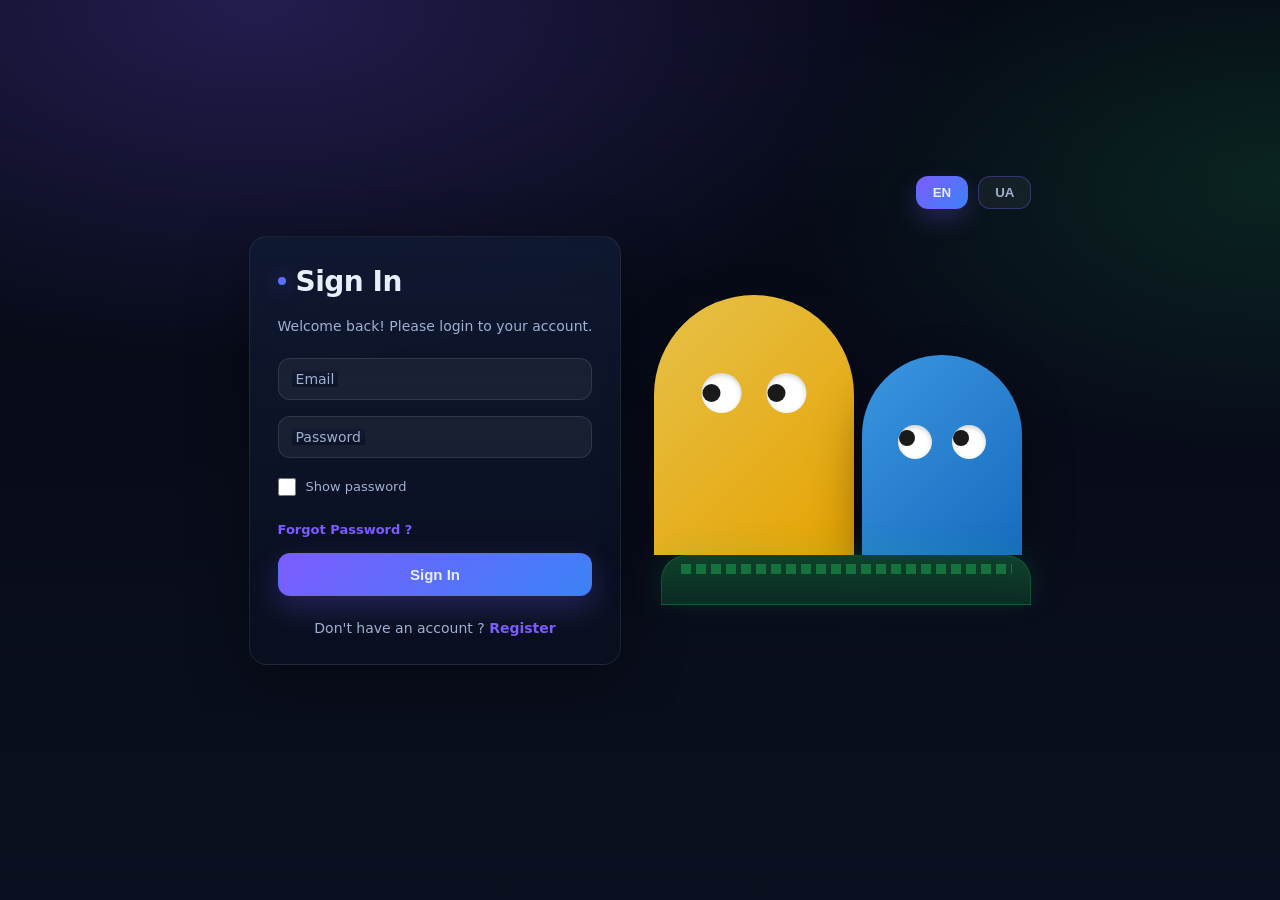
<file: front/settings.html>
<!doctype html>
<html lang="uk">
<head>
  <meta charset="utf-8"/>
  <meta name="viewport" content="width=device-width,initial-scale=1"/>
  <title>Налаштування • CryptoTaro</title>
  <link rel="stylesheet" href="assets/app.css"/>
  
</head>
<body>
  <div id="app"></div>

  <script src="assets/i18n.js"></script>
  <script src="assets/ui.js"></script>
  <script src="assets/api.js"></script>
  <script src="assets/auth.js"></script>
  <script src="assets/layout.js"></script>

  <script>
    if(!AUTH.requireAuth()){}
    mountLayout({pageTitle: "Налаштування", pageSubtitle: "Профіль, Discord, 2FA та базові параметри." });
    AUTH.syncProfilePill();
  </script>

  <div id="google-auth-modal" class="modal" style="display: none;">
    <div class="modal-content">
      <span class="close-button">&times;</span>
      <h3>Setup Google Authenticator</h3>
      <div id="qr-code-container"></div>
      <p>Scan the QR code with your authenticator app and enter the code below.</p>
      <input type="text" id="totp-token" placeholder="6-digit code">
      <button id="verify-totp-btn" class="btn primary">Verify and Enable</button>
    </div>
  </div>


<script>
(async function(){
  const page = document.getElementById("page");
  page.innerHTML = `
    <div class="grid">
      <div class="card col-7">
        <h3 data-i18n="profile"></h3>
        <div class="grid" style="grid-template-columns: 1fr 1fr; gap:12px">
          <div>
            <label>Email</label>
            <input class="input" id="email" disabled>
          </div>
          <div>
            <label data-i18n="twofa"></label>
            <input class="input" id="twofa" disabled>
          </div>
          <div>
            <label>Імʼя</label>
            <input class="input" id="first_name">
          </div>
          <div>
            <label>Прізвище</label>
            <input class="input" id="last_name">
          </div>
          <div>
            <label>Country</label>
            <input class="input" id="country" placeholder="UA">
          </div>
          <div>
            <label>Phone</label>
            <input class="input" id="phone" placeholder="+380...">
          </div>
        </div>
        <div class="row" style="margin-top:12px; justify-content:flex-end">
          <button class="btn primary" id="save"><span data-i18n="updateProfile"></span></button>
        </div>
      </div>

      <div class="card col-5">
        <h3>Discord</h3>
        <p class="muted" style="margin-top:0">2FA та коди можуть приходити через Discord, якщо акаунт привʼязаний.</p>
        <div class="row" style="gap:10px">
          <button class="btn" id="unlink"><span data-i18n="unlinkDiscord"></span></button>
        </div>
        <div class="hr"></div>
        <div class="muted" style="font-size:12px" id="meta">—</div>
      </div>
      <div class="card col-5">
        <h3>Google Authenticator</h3>
        <p class="muted" style="margin-top:0">Use Google Authenticator for 2FA.</p>
        <div class="row" style="gap:10px">
          <button class="btn" id="google-auth-btn"><span data-i18n="enableGoogleAuth">Enable</span></button>
        </div>
      </div>
    </div>
  `;
  I18N.apply();

  const els = {
    email: document.getElementById("email"),
    twofa: document.getElementById("twofa"),
    first_name: document.getElementById("first_name"),
    last_name: document.getElementById("last_name"),
    country: document.getElementById("country"),
    phone: document.getElementById("phone"),
    meta: document.getElementById("meta")
  };

  async function load(){
    try{
      const p = await API.profile();
      API.setUser(p);
      els.email.value = p.email || "";
      els.twofa.value = (p.two_factor_enabled ? "ON" : "OFF") + (p.discord_id ? ` (discord_id: ${p.discord_id})` : "");
      els.first_name.value = p.first_name || "";
      els.last_name.value = p.last_name || "";
      els.country.value = p.country || "";
      els.phone.value = p.phone || "";
      els.meta.textContent = `created_at: ${p.created_at} • updated_at: ${p.updated_at} • email_verified: ${p.email_verified}`;
      updateGoogleAuthButton();
    }catch(err){
      UI.toast(I18N.t("apiError"), err.message || String(err));
    }
  }

  document.getElementById("save").onclick = async () => {
    try{
      const patch = {
        first_name: els.first_name.value.trim(),
        last_name: els.last_name.value.trim(),
        country: els.country.value.trim(),
        phone: els.phone.value.trim()
      };
      const p = await API.updateProfile(patch);
      API.setUser(p);
      UI.toast("CryptoTaro", "Збережено");
      await load();
    }catch(err){
      UI.toast(I18N.t("apiError"), err.message || String(err));
    }
  };

  document.getElementById("unlink").onclick = async () => {
    try{
      const r = await API.unlinkDiscord();
      UI.toast("CryptoTaro", r.message || "OK");
      await load();
    }catch(err){
      UI.toast(I18N.t("apiError"), err.message || String(err));
    }
  };

  const googleAuthBtn = document.getElementById("google-auth-btn");
  const googleAuthModal = document.getElementById("google-auth-modal");
  const closeButton = googleAuthModal.querySelector(".close-button");
  const qrCodeContainer = document.getElementById("qr-code-container");
  const verifyTotpBtn = document.getElementById("verify-totp-btn");
  const totpTokenInput = document.getElementById("totp-token");

  async function updateGoogleAuthButton() {
    const p = await API.profile();
    if (p.two_factor_enabled && p.two_factor_method === 'google') {
      googleAuthBtn.textContent = "Disable Google Authenticator";
    } else {
      googleAuthBtn.textContent = "Enable Google Authenticator";
    }
  }

  googleAuthBtn.onclick = async () => {
    const p = await API.profile();
    if (p.two_factor_enabled && p.two_factor_method === 'google') {
      try {
        await API.postAuth('2fa/google/disable/', {});
        UI.toast("CryptoTaro", "Google Authenticator disabled");
        await load();
        await updateGoogleAuthButton();
      } catch (err) {
        UI.toast(I18N.t("apiError"), err.message || String(err));
      }
    } else {
      // Enable Google Authenticator
      try {
        const r = await API.getAuth('2fa/google/enable/');
        qrCodeContainer.innerHTML = `<img src="${r.qr_code}" alt="QR Code">`;
        googleAuthModal.style.display = "block";
      } catch (err) {
        UI.toast(I18N.t("apiError"), err.message || String(err));
      }
    }
  };

  closeButton.onclick = () => {
    googleAuthModal.style.display = "none";
  };

  window.onclick = (event) => {
    if (event.target == googleAuthModal) {
      googleAuthModal.style.display = "none";
    }
  };

  verifyTotpBtn.onclick = async () => {
    const token = totpTokenInput.value.trim();
    if (!token) {
      UI.toast("CryptoTaro", "Please enter a token");
      return;
    }
    try {
      await API.postAuth('2fa/google/verify/', { token });
      UI.toast("CryptoTaro", "Google Authenticator enabled successfully");
      googleAuthModal.style.display = "none";
      await load();
      await updateGoogleAuthButton();
    } catch (err) {
      UI.toast(I18N.t("apiError"), err.message || String(err));
    }
  };

  await load();
  await updateGoogleAuthButton();
})();
</script>

</body>
</html>
</file>
<file: front/assets/app.css>
:root{
  --bg:#0b1020;
  --panel:#101a33;
  --panel2:#0f1730;
  --text:#e8eefc;
  --muted:#9fb0d0;
  --accent:#7c5cff;
  --accent2:#22c55e;
  --danger:#ef4444;
  --border:rgba(255,255,255,.08);
  --shadow: 0 20px 60px rgba(0,0,0,.35);
}
*{box-sizing:border-box}
html,body{height:100%}
body{
  margin:0;
  font-family: ui-sans-serif, system-ui, -apple-system, Segoe UI, Roboto, Ubuntu, Cantarell, Noto Sans, Helvetica, Arial;
  background: radial-gradient(1200px 600px at 20% 0%, rgba(124,92,255,.25), transparent 60%),
              radial-gradient(900px 500px at 100% 20%, rgba(34,197,94,.14), transparent 55%),
              linear-gradient(180deg, #050814 0%, #0b1020 100%);
  color:var(--text);
}
a{color:inherit; text-decoration:none}
.container{
  max-width:1200px;
  margin:0 auto;
  padding:20px;
}
.shell{
  display:grid;
  grid-template-columns: 260px 1fr;
  gap:16px;
  min-height: calc(100vh - 40px);
}
@media (max-width: 980px){
  .shell{grid-template-columns: 1fr}
  .sidebar{position:sticky; top:0}
}
.sidebar{
  background: linear-gradient(180deg, rgba(16,26,51,.85), rgba(10,16,32,.75));
  border:1px solid var(--border);
  border-radius:18px;
  box-shadow: var(--shadow);
  overflow:hidden;
}
.brand{
  padding:18px 18px 10px 18px;
  display:flex;
  align-items:center;
  gap:10px;
}
.logo{
  width:38px;height:38px;border-radius:12px;
  background: radial-gradient(circle at 30% 30%, rgba(255,255,255,.35), rgba(255,255,255,.05)),
              linear-gradient(135deg, var(--accent), #3b82f6);
  box-shadow: 0 10px 30px rgba(124,92,255,.35);
}
.brand h1{
  font-size:16px; margin:0; letter-spacing:.2px;
}
.brand small{display:block; color:var(--muted); margin-top:2px}
.nav{
  padding:8px;
  display:flex;
  flex-direction:column;
  gap:6px;
}
.nav a{
  display:flex; align-items:center; gap:10px;
  padding:10px 12px;
  border-radius:12px;
  color:var(--muted);
  border:1px solid transparent;
  transition: .15s ease;
}
.nav a:hover{
  background: rgba(255,255,255,.04);
  border-color: rgba(255,255,255,.08);
  color:var(--text);
}
.nav a.active{
  background: rgba(124,92,255,.14);
  border-color: rgba(124,92,255,.28);
  color:var(--text);
}
.nav .spacer{height:8px}
.sidebar-footer{
  padding:14px 16px 18px 16px;
  border-top:1px solid var(--border);
  display:flex;
  gap:10px;
  flex-wrap:wrap;
}
.btn{
  border:none;
  background: rgba(255,255,255,.06);
  color:var(--text);
  padding:10px 12px;
  border-radius:12px;
  cursor:pointer;
  border:1px solid rgba(255,255,255,.10);
  transition:.15s ease;
  font-weight:600;
  display:inline-flex;
  align-items:center;
  gap:8px;
}
.btn:hover{transform: translateY(-1px); background: rgba(255,255,255,.08)}
.btn.primary{
  background: linear-gradient(135deg, var(--accent), #3b82f6);
  border-color: rgba(124,92,255,.35);
  box-shadow: 0 12px 30px rgba(124,92,255,.25);
}
.btn.danger{
  background: rgba(239,68,68,.14);
  border-color: rgba(239,68,68,.25);
}
.btn.ghost{
  background: transparent;
}
.main{
  display:flex;
  flex-direction:column;
  gap:16px;
}
.topbar{
  display:flex;
  justify-content:space-between;
  gap:12px;
  align-items:center;
  background: rgba(16,26,51,.65);
  border:1px solid var(--border);
  border-radius:18px;
  box-shadow: var(--shadow);
  padding:14px 16px;
  backdrop-filter: blur(10px);
}
.title{
  display:flex; flex-direction:column; gap:2px;
}
.title h2{margin:0; font-size:18px}
.title p{margin:0; color:var(--muted); font-size:13px}
.pills{display:flex; gap:8px; flex-wrap:wrap; align-items:center}
.pill{
  padding:7px 10px;
  border-radius:999px;
  border:1px solid rgba(255,255,255,.10);
  background: rgba(255,255,255,.05);
  color: var(--muted);
  font-size:12px;
}
.grid{
  display:grid;
  grid-template-columns: repeat(12, 1fr);
  gap:14px;
}
.card{
  background: linear-gradient(180deg, rgba(16,26,51,.82), rgba(10,16,32,.72));
  border:1px solid var(--border);
  border-radius:18px;
  box-shadow: var(--shadow);
  padding:14px;
  min-height: 80px;
}
.card h3{margin:0 0 8px 0; font-size:14px; color: var(--muted); font-weight:700; letter-spacing:.2px}
.kpi{
  font-size:22px;
  font-weight:800;
  letter-spacing: .2px;
}
.kpi-sub{color:var(--muted); font-size:12px; margin-top:6px}
.col-3{grid-column: span 3}
.col-4{grid-column: span 4}
.col-5{grid-column: span 5}
.col-6{grid-column: span 6}
.col-7{grid-column: span 7}
.col-8{grid-column: span 8}
.col-12{grid-column: span 12}
@media (max-width: 980px){
  .col-3,.col-4,.col-5,.col-6,.col-7,.col-8{grid-column: span 12}
}
.row{
  display:flex; gap:10px; flex-wrap:wrap; align-items:center;
}
.input, select, textarea{
  width:100%;
  background: rgba(255,255,255,.05);
  border:1px solid rgba(255,255,255,.10);
  color:var(--text);
  padding:10px 12px;
  border-radius:12px;
  outline:none;
}
textarea{min-height:140px; resize:vertical}
label{color:var(--muted); font-size:12px}
.muted{color:var(--muted)}
.table{
  width:100%;
  border-collapse: collapse;
}
.table th, .table td{
  text-align:left;
  padding:10px 10px;
  border-bottom:1px solid rgba(255,255,255,.08);
  font-size:13px;
}
.table th{color:var(--muted); font-weight:700; font-size:12px}
.badge{
  padding:6px 8px;
  border-radius:999px;
  border:1px solid rgba(255,255,255,.12);
  background: rgba(255,255,255,.05);
  font-size:12px;
  color:var(--muted);
}
.badge.up{background: rgba(34,197,94,.10); border-color: rgba(34,197,94,.22); color:#b8f7cd}
.badge.down{background: rgba(239,68,68,.10); border-color: rgba(239,68,68,.22); color:#fecaca}
.hr{height:1px; background: rgba(255,255,255,.08); margin:10px 0}
.toast-wrap{
  position:fixed;
  right:16px; bottom:16px;
  display:flex; flex-direction:column; gap:10px;
  z-index: 9999;
}
.toast{
  width:min(420px, calc(100vw - 32px));
  background: rgba(10,16,32,.85);
  border:1px solid rgba(255,255,255,.12);
  border-radius:16px;
  box-shadow: var(--shadow);
  padding:12px 12px;
  backdrop-filter: blur(10px);
}
.toast b{display:block; margin-bottom:4px}
.toast p{margin:0; color:var(--muted); font-size:13px}
.modal-backdrop{
  position:fixed; inset:0;
  background: rgba(0,0,0,.55);
  display:none;
  align-items:center;
  justify-content:center;
  z-index: 9998;
}
.modal{
  width:min(520px, calc(100vw - 30px));
  background: rgba(16,26,51,.90);
  border:1px solid rgba(255,255,255,.12);
  border-radius:18px;
  box-shadow: var(--shadow);
  padding:16px;
}
.modal h3{margin:0 0 8px 0}
.modal-actions{display:flex; gap:10px; justify-content:flex-end; margin-top:12px}
kbd{
  background: rgba(255,255,255,.06);
  border:1px solid rgba(255,255,255,.12);
  border-radius:8px;
  padding:2px 6px;
  font-size:12px;
  color:var(--muted);
}
</file>
